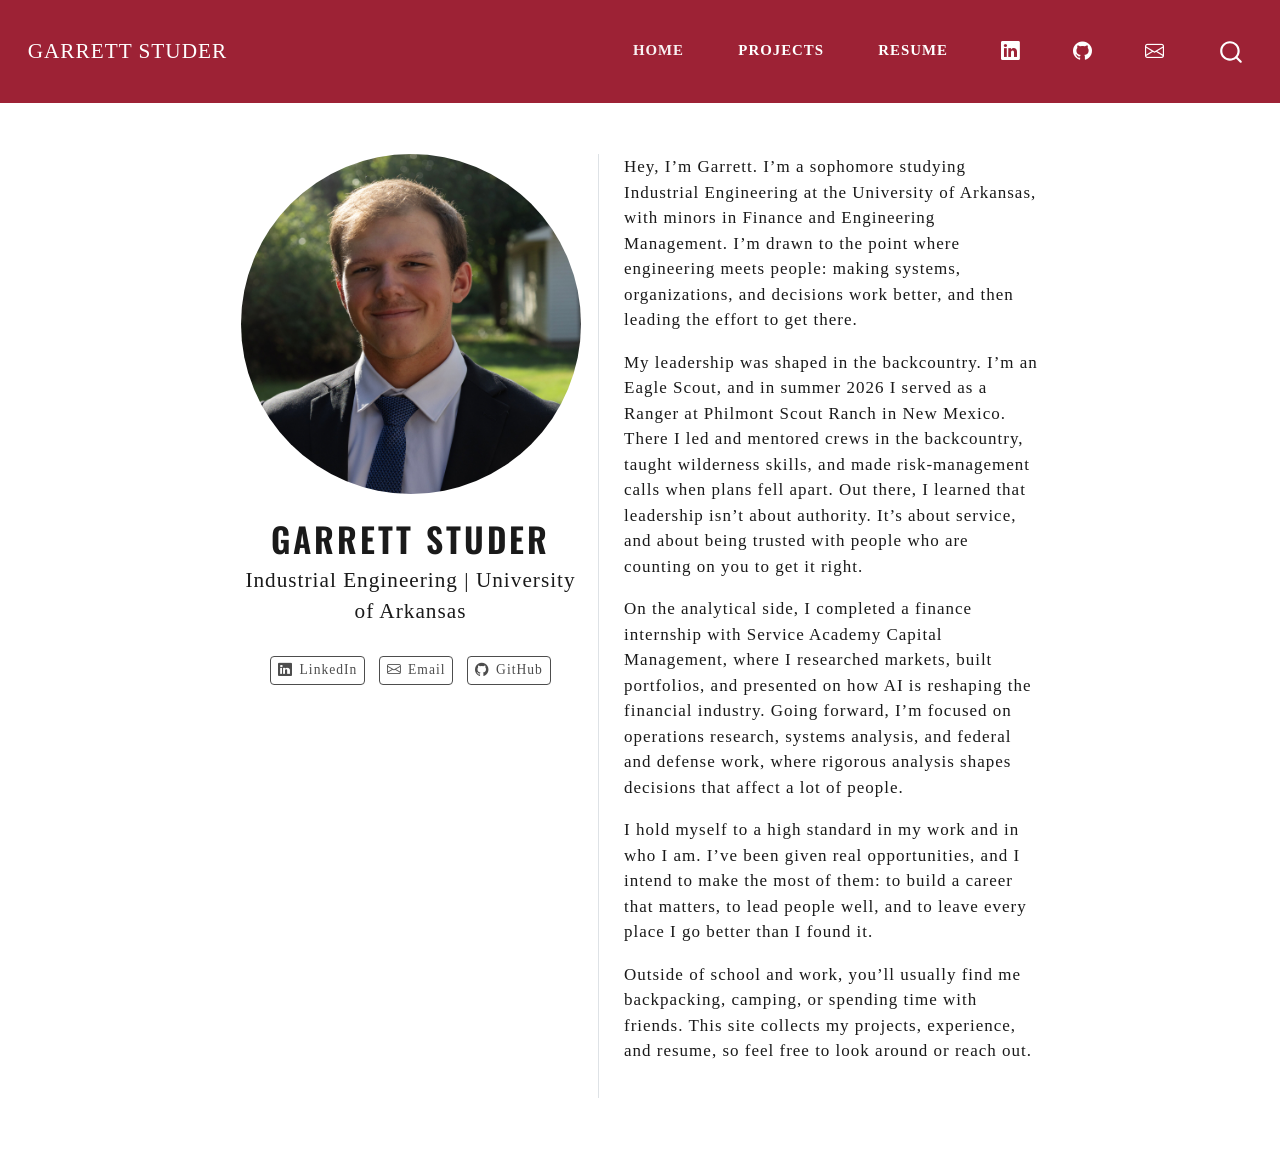
<file: docs/index.html>
<!DOCTYPE html>
<html xmlns="http://www.w3.org/1999/xhtml" lang="en" xml:lang="en"><head>

<meta charset="utf-8">
<meta name="generator" content="quarto-1.10.18">

<meta name="viewport" content="width=device-width, initial-scale=1.0, user-scalable=yes">


<title>Garrett Studer</title>
<style>
/* Default styles provided by pandoc.
** See https://pandoc.org/MANUAL.html#variables-for-html for config info.
*/
span.smallcaps{font-variant: small-caps;}
div.columns{display: flex; gap: 1.5em;}
div.column{flex: auto;}
@media screen {
div.columns{gap: min(4vw, 1.5em);}
div.column{overflow-x: auto;}
}
div.hanging-indent{margin-left: 1.5em; text-indent: -1.5em;}
ul.task-list{list-style: none;}
ul.task-list li input[type="checkbox"] {
  width: 0.8em;
  margin: 0 0.8em 0.2em -1em; /* quarto-specific, see https://github.com/quarto-dev/quarto-cli/issues/4556 */ 
  vertical-align: middle;
}
</style>


<script src="site_libs/quarto-nav/quarto-nav.js"></script>
<script src="site_libs/quarto-nav/headroom.min.js"></script>
<script src="site_libs/clipboard/clipboard.min.js"></script>
<script src="site_libs/quarto-search/autocomplete.umd.js"></script>
<script src="site_libs/quarto-search/fuse.min.js"></script>
<script src="site_libs/quarto-search/quarto-search.js"></script>
<meta name="quarto:offset" content="./">
<script src="site_libs/quarto-html/quarto.js" type="module"></script>
<script src="site_libs/quarto-html/tabsets/tabsets.js" type="module"></script>
<script src="site_libs/quarto-html/popper.min.js"></script>
<script src="site_libs/quarto-html/tippy.umd.min.js"></script>
<link href="site_libs/quarto-html/tippy.css" rel="stylesheet">
<link href="site_libs/quarto-html/quarto-syntax-highlighting-64a204ab8560d761af7679ceaba22944.css" rel="stylesheet" class="quarto-color-scheme" id="quarto-text-highlighting-styles">
<link href="site_libs/quarto-html/quarto-syntax-highlighting-dark-b85bc7c33db8c58e0ec93c3465666fed.css" rel="stylesheet" class="quarto-color-scheme quarto-color-alternate" id="quarto-text-highlighting-styles">
<link href="site_libs/quarto-html/quarto-syntax-highlighting-64a204ab8560d761af7679ceaba22944.css" rel="stylesheet" class="quarto-color-scheme-extra" id="quarto-text-highlighting-styles">
<script src="site_libs/bootstrap/bootstrap.min.js"></script>
<link href="site_libs/bootstrap/bootstrap-icons.css" rel="stylesheet">
<link href="site_libs/bootstrap/bootstrap-07534fedcfb3e2d9efae4202f3637357.min.css" rel="stylesheet" append-hash="true" class="quarto-color-scheme" id="quarto-bootstrap" data-mode="light">
<link href="site_libs/bootstrap/bootstrap-dark-39e1ef271254e2247fa68ea9c5e162cf.min.css" rel="stylesheet" append-hash="true" class="quarto-color-scheme quarto-color-alternate" id="quarto-bootstrap" data-mode="light">
<link href="site_libs/bootstrap/bootstrap-07534fedcfb3e2d9efae4202f3637357.min.css" rel="stylesheet" append-hash="true" class="quarto-color-scheme-extra" id="quarto-bootstrap" data-mode="light">
<script id="quarto-search-options" type="application/json">{
  "location": "navbar",
  "copy-button": false,
  "collapse-after": 3,
  "panel-placement": "end",
  "type": "overlay",
  "limit": 50,
  "keyboard-shortcut": [
    "f",
    "/",
    "s"
  ],
  "show-item-context": false,
  "language": {
    "search-no-results-text": "No results",
    "search-matching-documents-text": "matching documents",
    "search-copy-link-title": "Copy link to search",
    "search-hide-matches-text": "Hide additional matches",
    "search-more-match-text": "more match in this document",
    "search-more-matches-text": "more matches in this document",
    "search-clear-button-title": "Clear",
    "search-text-placeholder": "",
    "search-detached-cancel-button-title": "Cancel",
    "search-submit-button-title": "Submit",
    "search-label": "Search"
  }
}</script>


<link rel="stylesheet" href="styles.css">
</head>

<body class="nav-fixed fullcontent quarto-light">

<div id="quarto-search-results"></div>
  <header id="quarto-header" class="headroom fixed-top">
    <nav class="navbar navbar-expand-lg " data-bs-theme="dark">
      <div class="navbar-container container-fluid">
      <div class="navbar-brand-container mx-auto">
    <a class="navbar-brand" href="./index.html">
    <span class="navbar-title">Garrett Studer</span>
    </a>
  </div>
            <div id="quarto-search" class="" title="Search"></div>
          <button class="navbar-toggler" type="button" data-bs-toggle="collapse" data-bs-target="#navbarCollapse" aria-controls="navbarCollapse" role="menu" aria-expanded="false" aria-label="Toggle navigation" onclick="if (window.quartoToggleHeadroom) { window.quartoToggleHeadroom(); }">
  <span class="navbar-toggler-icon"></span>
</button>
          <div class="collapse navbar-collapse" id="navbarCollapse">
            <ul class="navbar-nav navbar-nav-scroll ms-auto">
  <li class="nav-item">
    <a class="nav-link active" href="./index.html" aria-current="page"> 
<span class="menu-text">Home</span></a>
  </li>  
  <li class="nav-item">
    <a class="nav-link" href="./projects.html"> 
<span class="menu-text">Projects</span></a>
  </li>  
  <li class="nav-item">
    <a class="nav-link" href="./resume.html"> 
<span class="menu-text">Resume</span></a>
  </li>  
  <li class="nav-item compact">
    <a class="nav-link" href="https://linkedin.com/in/garrettstuder"> <i class="bi bi-linkedin" role="img">
</i> 
<span class="menu-text"></span></a>
  </li>  
  <li class="nav-item compact">
    <a class="nav-link" href="https://github.com/gstuder621/"> <i class="bi bi-github" role="img">
</i> 
<span class="menu-text"></span></a>
  </li>  
  <li class="nav-item compact">
    <a class="nav-link" href="mailto:gstuder@uark.edu"> <i class="bi bi-envelope" role="img">
</i> 
<span class="menu-text"></span></a>
  </li>  
</ul>
          </div> <!-- /navcollapse -->
            <div class="quarto-navbar-tools">
</div>
      </div> <!-- /container-fluid -->
    </nav>
</header>
<!-- content -->
<div id="quarto-content" class="quarto-container page-columns page-rows-contents page-layout-article page-navbar">
<!-- sidebar -->
<!-- margin-sidebar -->
    
<!-- main -->
<div class="quarto-about-trestles">
  <div class="about-entity">
    <img src="Revised_Headshot.jpg" class="about-image
  round " style="height: 20em; width: 20em;">
<header id="title-block-header" class="quarto-title-block default">
<div class="quarto-title">
<h1 class="title">Garrett Studer</h1>
<p class="subtitle lead">Industrial Engineering | University of Arkansas</p>
</div>
<div class="quarto-title-meta">
  </div>
</header>
    <div class="about-links">
  <a href="https://linkedin.com/in/garrettstuder" class="about-link" rel="" target="">
    <i class="bi bi-linkedin"></i>
     <span class="about-link-text">LinkedIn</span>
  </a>
  <a href="mailto:grstu625@gmail.com" class="about-link" rel="" target="">
    <i class="bi bi-envelope"></i>
     <span class="about-link-text">Email</span>
  </a>
  <a href="https://github.com/gstuder621" class="about-link" rel="" target="">
    <i class="bi bi-github"></i>
     <span class="about-link-text">GitHub</span>
  </a>
</div>
  </div>
  <div class="about-contents"><main class="content" id="quarto-document-content">
<p>Hey, I’m Garrett. I’m a sophomore studying Industrial Engineering at the University of Arkansas, with minors in Finance and Engineering Management. I’m drawn to the point where engineering meets people: making systems, organizations, and decisions work better, and then leading the effort to get there.</p>
<p>My leadership was shaped in the backcountry. I’m an Eagle Scout, and in summer 2026 I served as a Ranger at Philmont Scout Ranch in New Mexico. There I led and mentored crews in the backcountry, taught wilderness skills, and made risk-management calls when plans fell apart. Out there, I learned that leadership isn’t about authority. It’s about service, and about being trusted with people who are counting on you to get it right.</p>
<p>On the analytical side, I completed a finance internship with Service Academy Capital Management, where I researched markets, built portfolios, and presented on how AI is reshaping the financial industry. Going forward, I’m focused on operations research, systems analysis, and federal and defense work, where rigorous analysis shapes decisions that affect a lot of people.</p>
<p>I hold myself to a high standard in my work and in who I am. I’ve been given real opportunities, and I intend to make the most of them: to build a career that matters, to lead people well, and to leave every place I go better than I found it.</p>
<p>Outside of school and work, you’ll usually find me backpacking, camping, or spending time with friends. This site collects my projects, experience, and resume, so feel free to look around or reach out.</p>


</main></div>
</div>
 <!-- /main -->
<script id="quarto-html-after-body" type="application/javascript">
  window.document.addEventListener("DOMContentLoaded", function (event) {
    const isCodeAnnotation = (el) => {
      for (const clz of el.classList) {
        if (clz.startsWith('code-annotation-')) {                     
          return true;
        }
      }
      return false;
    }
    const onCopySuccess = function(e) {
      // button target
      const button = e.trigger;
      // don't keep focus
      button.blur();
      // flash "checked"
      button.classList.add('code-copy-button-checked');
      var currentTitle = button.getAttribute("title");
      button.setAttribute("title", "Copied!");
      let tooltip;
      if (window.bootstrap) {
        button.setAttribute("data-bs-toggle", "tooltip");
        button.setAttribute("data-bs-placement", "left");
        button.setAttribute("data-bs-title", "Copied!");
        tooltip = new bootstrap.Tooltip(button, 
          { trigger: "manual", 
            customClass: "code-copy-button-tooltip",
            offset: [0, -8]});
        tooltip.show();    
      }
      setTimeout(function() {
        if (tooltip) {
          tooltip.hide();
          button.removeAttribute("data-bs-title");
          button.removeAttribute("data-bs-toggle");
          button.removeAttribute("data-bs-placement");
        }
        button.setAttribute("title", currentTitle);
        button.classList.remove('code-copy-button-checked');
      }, 1000);
      // clear code selection
      e.clearSelection();
    }
    const getTextToCopy = function(trigger) {
      const outerScaffold = trigger.parentElement.cloneNode(true);
      const codeEl = outerScaffold.querySelector('code');
      for (const childEl of codeEl.children) {
        if (isCodeAnnotation(childEl)) {
          childEl.remove();
        }
      }
      return codeEl.innerText;
    }
    const clipboard = new window.ClipboardJS('.code-copy-button:not([data-in-quarto-modal])', {
      text: getTextToCopy
    });
    clipboard.on('success', onCopySuccess);
    if (window.document.getElementById('quarto-embedded-source-code-modal')) {
      const clipboardModal = new window.ClipboardJS('.code-copy-button[data-in-quarto-modal]', {
        text: getTextToCopy,
        container: window.document.getElementById('quarto-embedded-source-code-modal')
      });
      clipboardModal.on('success', onCopySuccess);
    }
      var localhostRegex = new RegExp(/^(?:http|https):\/\/localhost\:?[0-9]*\//);
      var mailtoRegex = new RegExp(/^mailto:/);
        var filterRegex = new RegExp('/' + window.location.host + '/');
      var isInternal = (href) => {
          return filterRegex.test(href) || localhostRegex.test(href) || mailtoRegex.test(href);
      }
      // Inspect non-navigation links and adorn them if external
     var links = window.document.querySelectorAll('a[href]:not(.nav-link):not(.navbar-brand):not(.toc-action):not(.sidebar-link):not(.sidebar-item-toggle):not(.pagination-link):not(.no-external):not([aria-hidden]):not(.dropdown-item):not(.quarto-navigation-tool):not(.about-link)');
      for (var i=0; i<links.length; i++) {
        const link = links[i];
        if (!isInternal(link.href)) {
          // undo the damage that might have been done by quarto-nav.js in the case of
          // links that we want to consider external
          if (link.dataset.originalHref !== undefined) {
            link.href = link.dataset.originalHref;
          }
        }
      }
    function tippyHover(el, contentFn, onTriggerFn, onUntriggerFn) {
      const config = {
        allowHTML: true,
        maxWidth: 500,
        delay: 100,
        arrow: false,
        appendTo: function(el) {
            return el.parentElement;
        },
        interactive: true,
        interactiveBorder: 10,
        theme: 'quarto',
        placement: 'bottom-start',
      };
      if (contentFn) {
        config.content = contentFn;
      }
      if (onTriggerFn) {
        config.onTrigger = onTriggerFn;
      }
      if (onUntriggerFn) {
        config.onUntrigger = onUntriggerFn;
      }
      window.tippy(el, config); 
    }
    const noterefs = window.document.querySelectorAll('a[role="doc-noteref"]');
    for (var i=0; i<noterefs.length; i++) {
      const ref = noterefs[i];
      tippyHover(ref, function() {
        // use id or data attribute instead here
        let href = ref.getAttribute('data-footnote-href') || ref.getAttribute('href');
        try { href = new URL(href).hash; } catch {}
        const id = href.replace(/^#\/?/, "");
        const note = window.document.getElementById(id);
        if (note) {
          return note.innerHTML;
        } else {
          return "";
        }
      });
    }
    const xrefs = window.document.querySelectorAll('a.quarto-xref');
    const processXRef = (id, note) => {
      // Strip column container classes
      const stripColumnClz = (el) => {
        el.classList.remove("page-full", "page-columns");
        if (el.children) {
          for (const child of el.children) {
            stripColumnClz(child);
          }
        }
      }
      stripColumnClz(note)
      if (id === null || id.startsWith('sec-')) {
        // Special case sections, only their first couple elements
        const container = document.createElement("div");
        if (note.children && note.children.length > 2) {
          container.appendChild(note.children[0].cloneNode(true));
          for (let i = 1; i < note.children.length; i++) {
            const child = note.children[i];
            if (child.tagName === "P" && child.innerText === "") {
              continue;
            } else {
              container.appendChild(child.cloneNode(true));
              break;
            }
          }
          if (window.Quarto?.typesetMath) {
            window.Quarto.typesetMath(container);
          }
          return container.innerHTML
        } else {
          if (window.Quarto?.typesetMath) {
            window.Quarto.typesetMath(note);
          }
          return note.innerHTML;
        }
      } else {
        // Remove any anchor links if they are present
        const anchorLink = note.querySelector('a.anchorjs-link');
        if (anchorLink) {
          anchorLink.remove();
        }
        if (window.Quarto?.typesetMath) {
          window.Quarto.typesetMath(note);
        }
        if (note.classList.contains("callout")) {
          return note.outerHTML;
        } else {
          return note.innerHTML;
        }
      }
    }
    for (var i=0; i<xrefs.length; i++) {
      const xref = xrefs[i];
      tippyHover(xref, undefined, function(instance) {
        instance.disable();
        let url = xref.getAttribute('href');
        let hash = undefined; 
        if (url.startsWith('#')) {
          hash = url;
        } else {
          try { hash = new URL(url).hash; } catch {}
        }
        if (hash) {
          const id = hash.replace(/^#\/?/, "");
          const note = window.document.getElementById(id);
          if (note !== null) {
            try {
              const html = processXRef(id, note.cloneNode(true));
              instance.setContent(html);
            } finally {
              instance.enable();
              instance.show();
            }
          } else {
            // See if we can fetch this
            fetch(url.split('#')[0])
            .then(res => res.text())
            .then(html => {
              const parser = new DOMParser();
              const htmlDoc = parser.parseFromString(html, "text/html");
              const note = htmlDoc.getElementById(id);
              if (note !== null) {
                const html = processXRef(id, note);
                instance.setContent(html);
              } 
            }).finally(() => {
              instance.enable();
              instance.show();
            });
          }
        } else {
          // See if we can fetch a full url (with no hash to target)
          // This is a special case and we should probably do some content thinning / targeting
          fetch(url)
          .then(res => res.text())
          .then(html => {
            const parser = new DOMParser();
            const htmlDoc = parser.parseFromString(html, "text/html");
            const note = htmlDoc.querySelector('main.content');
            if (note !== null) {
              // This should only happen for chapter cross references
              // (since there is no id in the URL)
              // remove the first header
              if (note.children.length > 0 && note.children[0].tagName === "HEADER") {
                note.children[0].remove();
              }
              const html = processXRef(null, note);
              instance.setContent(html);
            } 
          }).finally(() => {
            instance.enable();
            instance.show();
          });
        }
      }, function(instance) {
      });
    }
        let selectedAnnoteEl;
        const selectorForAnnotation = ( cell, annotation) => {
          let cellAttr = 'data-code-cell="' + cell + '"';
          let lineAttr = 'data-code-annotation="' +  annotation + '"';
          const selector = 'span[' + cellAttr + '][' + lineAttr + ']';
          return selector;
        }
        const selectCodeLines = (annoteEl) => {
          const doc = window.document;
          const targetCell = annoteEl.getAttribute("data-target-cell");
          const targetAnnotation = annoteEl.getAttribute("data-target-annotation");
          const annoteSpan = window.document.querySelector(selectorForAnnotation(targetCell, targetAnnotation));
          const lines = annoteSpan.getAttribute("data-code-lines").split(",");
          const lineIds = lines.map((line) => {
            return targetCell + "-" + line;
          })
          let top = null;
          let height = null;
          let parent = null;
          if (lineIds.length > 0) {
              //compute the position of the single el (top and bottom and make a div)
              const el = window.document.getElementById(lineIds[0]);
              top = el.offsetTop;
              height = el.offsetHeight;
              parent = el.parentElement.parentElement;
            if (lineIds.length > 1) {
              const lastEl = window.document.getElementById(lineIds[lineIds.length - 1]);
              const bottom = lastEl.offsetTop + lastEl.offsetHeight;
              height = bottom - top;
            }
            if (top !== null && height !== null && parent !== null) {
              // cook up a div (if necessary) and position it 
              let div = window.document.getElementById("code-annotation-line-highlight");
              if (div === null) {
                div = window.document.createElement("div");
                div.setAttribute("id", "code-annotation-line-highlight");
                div.style.position = 'absolute';
                parent.appendChild(div);
              }
              div.style.top = top - 2 + "px";
              div.style.height = height + 4 + "px";
              div.style.left = 0;
              let gutterDiv = window.document.getElementById("code-annotation-line-highlight-gutter");
              if (gutterDiv === null) {
                gutterDiv = window.document.createElement("div");
                gutterDiv.setAttribute("id", "code-annotation-line-highlight-gutter");
                gutterDiv.style.position = 'absolute';
                const codeCell = window.document.getElementById(targetCell);
                const gutter = codeCell.querySelector('.code-annotation-gutter');
                gutter.appendChild(gutterDiv);
              }
              gutterDiv.style.top = top - 2 + "px";
              gutterDiv.style.height = height + 4 + "px";
            }
            selectedAnnoteEl = annoteEl;
          }
        };
        const unselectCodeLines = () => {
          const elementsIds = ["code-annotation-line-highlight", "code-annotation-line-highlight-gutter"];
          elementsIds.forEach((elId) => {
            const div = window.document.getElementById(elId);
            if (div) {
              div.remove();
            }
          });
          selectedAnnoteEl = undefined;
        };
          // Handle positioning of the toggle
      window.addEventListener(
        "resize",
        throttle(() => {
          elRect = undefined;
          if (selectedAnnoteEl) {
            selectCodeLines(selectedAnnoteEl);
          }
        }, 10)
      );
      function throttle(fn, ms) {
      let throttle = false;
      let timer;
        return (...args) => {
          if(!throttle) { // first call gets through
              fn.apply(this, args);
              throttle = true;
          } else { // all the others get throttled
              if(timer) clearTimeout(timer); // cancel #2
              timer = setTimeout(() => {
                fn.apply(this, args);
                timer = throttle = false;
              }, ms);
          }
        };
      }
        // Attach click handler to the DT
        const annoteDls = window.document.querySelectorAll('dt[data-target-cell]');
        for (const annoteDlNode of annoteDls) {
          annoteDlNode.addEventListener('click', (event) => {
            const clickedEl = event.target;
            if (clickedEl !== selectedAnnoteEl) {
              unselectCodeLines();
              const activeEl = window.document.querySelector('dt[data-target-cell].code-annotation-active');
              if (activeEl) {
                activeEl.classList.remove('code-annotation-active');
              }
              selectCodeLines(clickedEl);
              clickedEl.classList.add('code-annotation-active');
            } else {
              // Unselect the line
              unselectCodeLines();
              clickedEl.classList.remove('code-annotation-active');
            }
          });
        }
    const findCites = (el) => {
      const parentEl = el.parentElement;
      if (parentEl) {
        const cites = parentEl.dataset.cites;
        if (cites) {
          return {
            el,
            cites: cites.split(' ')
          };
        } else {
          return findCites(el.parentElement)
        }
      } else {
        return undefined;
      }
    };
    var bibliorefs = window.document.querySelectorAll('a[role="doc-biblioref"]');
    for (var i=0; i<bibliorefs.length; i++) {
      const ref = bibliorefs[i];
      const citeInfo = findCites(ref);
      if (citeInfo) {
        tippyHover(citeInfo.el, function() {
          var popup = window.document.createElement('div');
          citeInfo.cites.forEach(function(cite) {
            var citeDiv = window.document.createElement('div');
            citeDiv.classList.add('hanging-indent');
            citeDiv.classList.add('csl-entry');
            var biblioDiv = window.document.getElementById('ref-' + cite);
            if (biblioDiv) {
              citeDiv.innerHTML = biblioDiv.innerHTML;
            }
            popup.appendChild(citeDiv);
          });
          return popup.innerHTML;
        });
      }
    }
  });
  </script>
</div> <!-- /content -->




</body></html>
</file>
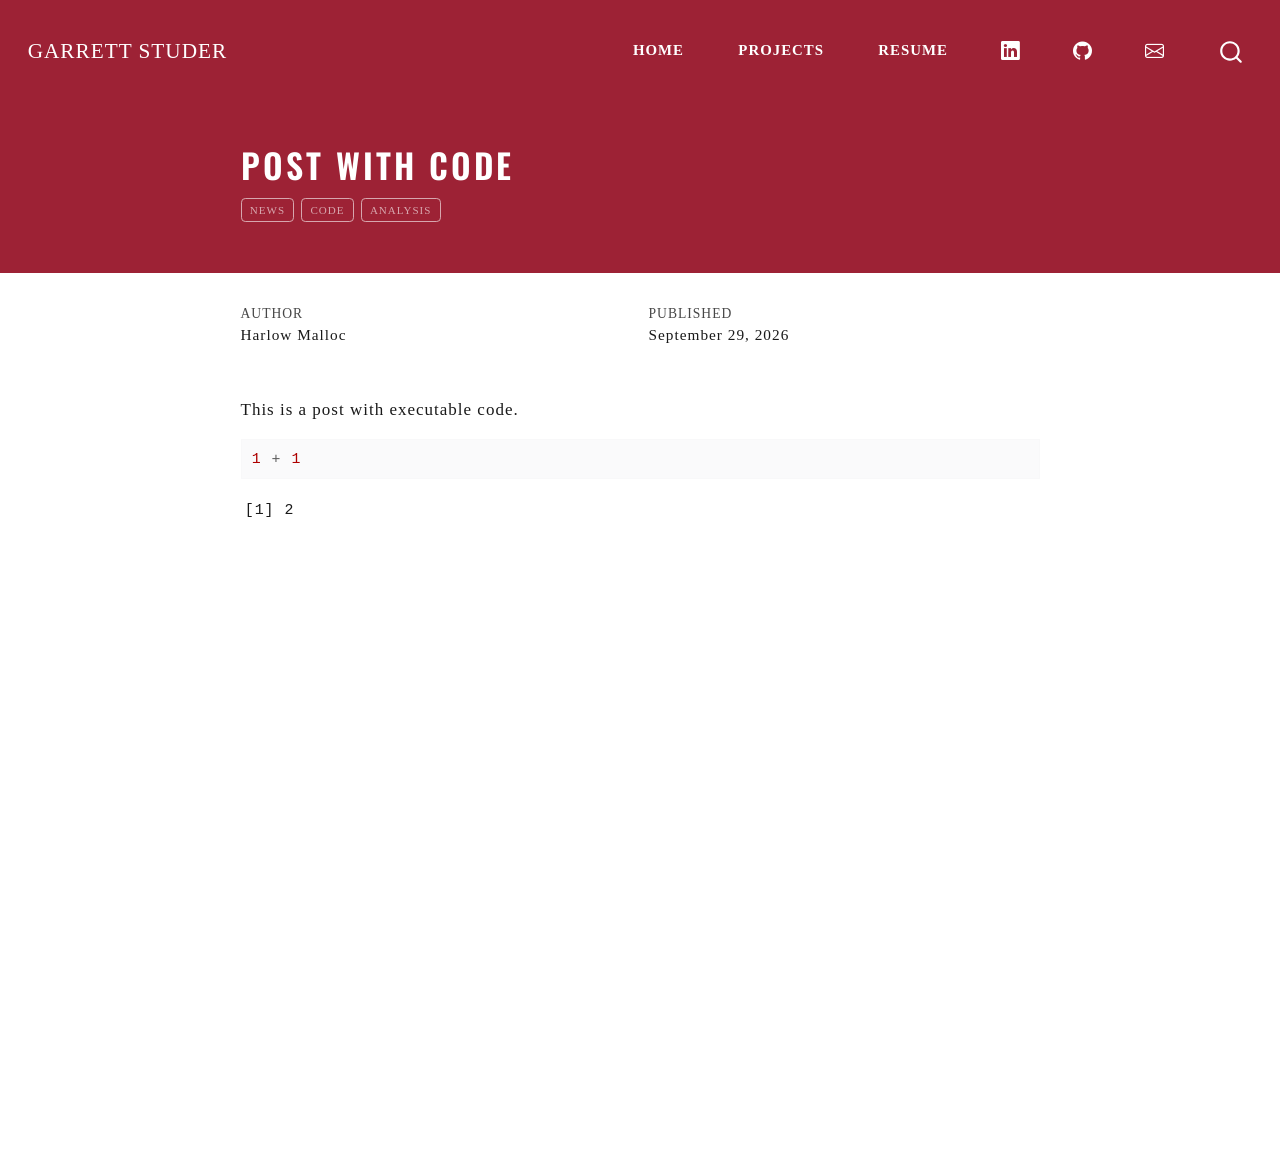
<file: docs/posts/post-with-code/index.html>
<!DOCTYPE html>
<html xmlns="http://www.w3.org/1999/xhtml" lang="en" xml:lang="en"><head>

<meta charset="utf-8">
<meta name="generator" content="quarto-1.10.18">

<meta name="viewport" content="width=device-width, initial-scale=1.0, user-scalable=yes">

<meta name="author" content="Harlow Malloc">
<meta name="dcterms.date" content="2026-09-29">

<title>Post With Code – Garrett Studer</title>
<style>
/* Default styles provided by pandoc.
** See https://pandoc.org/MANUAL.html#variables-for-html for config info.
*/
span.smallcaps{font-variant: small-caps;}
div.columns{display: flex; gap: 1.5em;}
div.column{flex: auto;}
@media screen {
div.columns{gap: min(4vw, 1.5em);}
div.column{overflow-x: auto;}
}
div.hanging-indent{margin-left: 1.5em; text-indent: -1.5em;}
ul.task-list{list-style: none;}
ul.task-list li input[type="checkbox"] {
  width: 0.8em;
  margin: 0 0.8em 0.2em -1em; /* quarto-specific, see https://github.com/quarto-dev/quarto-cli/issues/4556 */ 
  vertical-align: middle;
}
/* CSS for syntax highlighting */
html { -webkit-text-size-adjust: 100%; }
pre > code.sourceCode { white-space: pre; position: relative; }
pre > code.sourceCode > span { display: inline-block; line-height: 1.25; }
pre > code.sourceCode > span:empty { height: 1.2em; }
.sourceCode { overflow: visible; }
code.sourceCode > span { color: inherit; text-decoration: inherit; }
div.sourceCode { margin: 1em 0; }
pre.sourceCode { margin: 0; }
@media screen {
div.sourceCode { overflow: auto; }
}
@media print {
pre > code.sourceCode { white-space: pre-wrap; }
pre > code.sourceCode > span { text-indent: -5em; padding-left: 5em; }
}
pre.numberSource code
  { counter-reset: source-line 0; }
pre.numberSource code > span
  { position: relative; left: -4em; counter-increment: source-line; }
pre.numberSource code > span > a:first-child::before
  { content: counter(source-line);
    position: relative; left: -1em; text-align: right; vertical-align: baseline;
    border: none; display: inline-block;
    -webkit-touch-callout: none; -webkit-user-select: none;
    -khtml-user-select: none; -moz-user-select: none;
    -ms-user-select: none; user-select: none;
    padding: 0 4px; width: 4em;
  }
pre.numberSource { margin-left: 3em;  padding-left: 4px; }
div.sourceCode
  {   }
@media screen {
pre > code.sourceCode > span > a:first-child::before { text-decoration: underline; }
}
</style>


<script src="../../site_libs/quarto-nav/quarto-nav.js"></script>
<script src="../../site_libs/quarto-nav/headroom.min.js"></script>
<script src="../../site_libs/clipboard/clipboard.min.js"></script>
<script src="../../site_libs/quarto-search/autocomplete.umd.js"></script>
<script src="../../site_libs/quarto-search/fuse.min.js"></script>
<script src="../../site_libs/quarto-search/quarto-search.js"></script>
<meta name="quarto:offset" content="../../">
<script src="../../site_libs/quarto-html/quarto.js" type="module"></script>
<script src="../../site_libs/quarto-html/tabsets/tabsets.js" type="module"></script>
<script src="../../site_libs/quarto-html/popper.min.js"></script>
<script src="../../site_libs/quarto-html/tippy.umd.min.js"></script>
<script src="../../site_libs/quarto-html/anchor.min.js"></script>
<link href="../../site_libs/quarto-html/tippy.css" rel="stylesheet">
<link href="../../site_libs/quarto-html/quarto-syntax-highlighting-64a204ab8560d761af7679ceaba22944.css" rel="stylesheet" class="quarto-color-scheme" id="quarto-text-highlighting-styles">
<link href="../../site_libs/quarto-html/quarto-syntax-highlighting-dark-b85bc7c33db8c58e0ec93c3465666fed.css" rel="stylesheet" class="quarto-color-scheme quarto-color-alternate" id="quarto-text-highlighting-styles">
<link href="../../site_libs/quarto-html/quarto-syntax-highlighting-64a204ab8560d761af7679ceaba22944.css" rel="stylesheet" class="quarto-color-scheme-extra" id="quarto-text-highlighting-styles">
<script src="../../site_libs/bootstrap/bootstrap.min.js"></script>
<link href="../../site_libs/bootstrap/bootstrap-icons.css" rel="stylesheet">
<link href="../../site_libs/bootstrap/bootstrap-07534fedcfb3e2d9efae4202f3637357.min.css" rel="stylesheet" append-hash="true" class="quarto-color-scheme" id="quarto-bootstrap" data-mode="light">
<link href="../../site_libs/bootstrap/bootstrap-dark-39e1ef271254e2247fa68ea9c5e162cf.min.css" rel="stylesheet" append-hash="true" class="quarto-color-scheme quarto-color-alternate" id="quarto-bootstrap" data-mode="light">
<link href="../../site_libs/bootstrap/bootstrap-07534fedcfb3e2d9efae4202f3637357.min.css" rel="stylesheet" append-hash="true" class="quarto-color-scheme-extra" id="quarto-bootstrap" data-mode="light">
<script id="quarto-search-options" type="application/json">{
  "location": "navbar",
  "copy-button": false,
  "collapse-after": 3,
  "panel-placement": "end",
  "type": "overlay",
  "limit": 50,
  "keyboard-shortcut": [
    "f",
    "/",
    "s"
  ],
  "show-item-context": false,
  "language": {
    "search-no-results-text": "No results",
    "search-matching-documents-text": "matching documents",
    "search-copy-link-title": "Copy link to search",
    "search-hide-matches-text": "Hide additional matches",
    "search-more-match-text": "more match in this document",
    "search-more-matches-text": "more matches in this document",
    "search-clear-button-title": "Clear",
    "search-text-placeholder": "",
    "search-detached-cancel-button-title": "Cancel",
    "search-submit-button-title": "Submit",
    "search-label": "Search"
  }
}</script>


<link rel="stylesheet" href="../../styles.css">
</head>

<body class="nav-fixed fullcontent quarto-light">

<div id="quarto-search-results"></div>
  <header id="quarto-header" class="headroom fixed-top quarto-banner">
    <nav class="navbar navbar-expand-lg " data-bs-theme="dark">
      <div class="navbar-container container-fluid">
      <div class="navbar-brand-container mx-auto">
    <a class="navbar-brand" href="../../index.html">
    <span class="navbar-title">Garrett Studer</span>
    </a>
  </div>
            <div id="quarto-search" class="" title="Search"></div>
          <button class="navbar-toggler" type="button" data-bs-toggle="collapse" data-bs-target="#navbarCollapse" aria-controls="navbarCollapse" role="menu" aria-expanded="false" aria-label="Toggle navigation" onclick="if (window.quartoToggleHeadroom) { window.quartoToggleHeadroom(); }">
  <span class="navbar-toggler-icon"></span>
</button>
          <div class="collapse navbar-collapse" id="navbarCollapse">
            <ul class="navbar-nav navbar-nav-scroll ms-auto">
  <li class="nav-item">
    <a class="nav-link" href="../../index.html"> 
<span class="menu-text">Home</span></a>
  </li>  
  <li class="nav-item">
    <a class="nav-link" href="../../projects.html"> 
<span class="menu-text">Projects</span></a>
  </li>  
  <li class="nav-item">
    <a class="nav-link" href="../../resume.html"> 
<span class="menu-text">Resume</span></a>
  </li>  
  <li class="nav-item compact">
    <a class="nav-link" href="https://linkedin.com/in/garrettstuder"> <i class="bi bi-linkedin" role="img">
</i> 
<span class="menu-text"></span></a>
  </li>  
  <li class="nav-item compact">
    <a class="nav-link" href="https://github.com/gstuder621/"> <i class="bi bi-github" role="img">
</i> 
<span class="menu-text"></span></a>
  </li>  
  <li class="nav-item compact">
    <a class="nav-link" href="mailto:gstuder@uark.edu"> <i class="bi bi-envelope" role="img">
</i> 
<span class="menu-text"></span></a>
  </li>  
</ul>
          </div> <!-- /navcollapse -->
            <div class="quarto-navbar-tools">
</div>
      </div> <!-- /container-fluid -->
    </nav>
</header>
<!-- content -->
<header id="title-block-header" class="quarto-title-block default page-columns page-full">
  <div class="quarto-title-banner page-columns page-full">
    <div class="quarto-title column-body">
      <h1 class="title">Post With Code</h1>
                                <div class="quarto-categories">
                <div class="quarto-category">news</div>
                <div class="quarto-category">code</div>
                <div class="quarto-category">analysis</div>
              </div>
                  </div>
  </div>
    
  
  <div class="quarto-title-meta">

      <div>
      <div class="quarto-title-meta-heading">Author</div>
      <div class="quarto-title-meta-contents">
               <p>Harlow Malloc </p>
            </div>
    </div>
      
      <div>
      <div class="quarto-title-meta-heading">Published</div>
      <div class="quarto-title-meta-contents">
        <p class="date">September 29, 2026</p>
      </div>
    </div>
    
      
    </div>
    
  
  </header><div id="quarto-content" class="quarto-container page-columns page-rows-contents page-layout-article page-navbar">
<!-- sidebar -->
<!-- margin-sidebar -->
    
<!-- main -->
<main class="content quarto-banner-title-block" id="quarto-document-content">





<p>This is a post with executable code.</p>
<div class="cell">
<div class="code-copy-outer-scaffold"><div class="sourceCode cell-code" id="cb1"><pre class="sourceCode r code-with-copy"><code class="sourceCode r"><span id="cb1-1"><a href="#cb1-1" aria-hidden="true" tabindex="-1"></a><span class="dv">1</span> <span class="sc">+</span> <span class="dv">1</span></span></code></pre></div><button title="Copy to Clipboard" class="code-copy-button"><i class="bi"></i></button></div>
<div class="cell-output cell-output-stdout">
<pre><code>[1] 2</code></pre>
</div>
</div>



</main> <!-- /main -->
<script id="quarto-html-after-body" type="application/javascript">
  window.document.addEventListener("DOMContentLoaded", function (event) {
    const icon = "";
    const anchorJS = new window.AnchorJS();
    anchorJS.options = {
      placement: 'right',
      icon: icon
    };
    anchorJS.add('.anchored');
    const isCodeAnnotation = (el) => {
      for (const clz of el.classList) {
        if (clz.startsWith('code-annotation-')) {                     
          return true;
        }
      }
      return false;
    }
    const onCopySuccess = function(e) {
      // button target
      const button = e.trigger;
      // don't keep focus
      button.blur();
      // flash "checked"
      button.classList.add('code-copy-button-checked');
      var currentTitle = button.getAttribute("title");
      button.setAttribute("title", "Copied!");
      let tooltip;
      if (window.bootstrap) {
        button.setAttribute("data-bs-toggle", "tooltip");
        button.setAttribute("data-bs-placement", "left");
        button.setAttribute("data-bs-title", "Copied!");
        tooltip = new bootstrap.Tooltip(button, 
          { trigger: "manual", 
            customClass: "code-copy-button-tooltip",
            offset: [0, -8]});
        tooltip.show();    
      }
      setTimeout(function() {
        if (tooltip) {
          tooltip.hide();
          button.removeAttribute("data-bs-title");
          button.removeAttribute("data-bs-toggle");
          button.removeAttribute("data-bs-placement");
        }
        button.setAttribute("title", currentTitle);
        button.classList.remove('code-copy-button-checked');
      }, 1000);
      // clear code selection
      e.clearSelection();
    }
    const getTextToCopy = function(trigger) {
      const outerScaffold = trigger.parentElement.cloneNode(true);
      const codeEl = outerScaffold.querySelector('code');
      for (const childEl of codeEl.children) {
        if (isCodeAnnotation(childEl)) {
          childEl.remove();
        }
      }
      return codeEl.innerText;
    }
    const clipboard = new window.ClipboardJS('.code-copy-button:not([data-in-quarto-modal])', {
      text: getTextToCopy
    });
    clipboard.on('success', onCopySuccess);
    if (window.document.getElementById('quarto-embedded-source-code-modal')) {
      const clipboardModal = new window.ClipboardJS('.code-copy-button[data-in-quarto-modal]', {
        text: getTextToCopy,
        container: window.document.getElementById('quarto-embedded-source-code-modal')
      });
      clipboardModal.on('success', onCopySuccess);
    }
      var localhostRegex = new RegExp(/^(?:http|https):\/\/localhost\:?[0-9]*\//);
      var mailtoRegex = new RegExp(/^mailto:/);
        var filterRegex = new RegExp('/' + window.location.host + '/');
      var isInternal = (href) => {
          return filterRegex.test(href) || localhostRegex.test(href) || mailtoRegex.test(href);
      }
      // Inspect non-navigation links and adorn them if external
     var links = window.document.querySelectorAll('a[href]:not(.nav-link):not(.navbar-brand):not(.toc-action):not(.sidebar-link):not(.sidebar-item-toggle):not(.pagination-link):not(.no-external):not([aria-hidden]):not(.dropdown-item):not(.quarto-navigation-tool):not(.about-link)');
      for (var i=0; i<links.length; i++) {
        const link = links[i];
        if (!isInternal(link.href)) {
          // undo the damage that might have been done by quarto-nav.js in the case of
          // links that we want to consider external
          if (link.dataset.originalHref !== undefined) {
            link.href = link.dataset.originalHref;
          }
        }
      }
    function tippyHover(el, contentFn, onTriggerFn, onUntriggerFn) {
      const config = {
        allowHTML: true,
        maxWidth: 500,
        delay: 100,
        arrow: false,
        appendTo: function(el) {
            return el.parentElement;
        },
        interactive: true,
        interactiveBorder: 10,
        theme: 'quarto',
        placement: 'bottom-start',
      };
      if (contentFn) {
        config.content = contentFn;
      }
      if (onTriggerFn) {
        config.onTrigger = onTriggerFn;
      }
      if (onUntriggerFn) {
        config.onUntrigger = onUntriggerFn;
      }
      window.tippy(el, config); 
    }
    const noterefs = window.document.querySelectorAll('a[role="doc-noteref"]');
    for (var i=0; i<noterefs.length; i++) {
      const ref = noterefs[i];
      tippyHover(ref, function() {
        // use id or data attribute instead here
        let href = ref.getAttribute('data-footnote-href') || ref.getAttribute('href');
        try { href = new URL(href).hash; } catch {}
        const id = href.replace(/^#\/?/, "");
        const note = window.document.getElementById(id);
        if (note) {
          return note.innerHTML;
        } else {
          return "";
        }
      });
    }
    const xrefs = window.document.querySelectorAll('a.quarto-xref');
    const processXRef = (id, note) => {
      // Strip column container classes
      const stripColumnClz = (el) => {
        el.classList.remove("page-full", "page-columns");
        if (el.children) {
          for (const child of el.children) {
            stripColumnClz(child);
          }
        }
      }
      stripColumnClz(note)
      if (id === null || id.startsWith('sec-')) {
        // Special case sections, only their first couple elements
        const container = document.createElement("div");
        if (note.children && note.children.length > 2) {
          container.appendChild(note.children[0].cloneNode(true));
          for (let i = 1; i < note.children.length; i++) {
            const child = note.children[i];
            if (child.tagName === "P" && child.innerText === "") {
              continue;
            } else {
              container.appendChild(child.cloneNode(true));
              break;
            }
          }
          if (window.Quarto?.typesetMath) {
            window.Quarto.typesetMath(container);
          }
          return container.innerHTML
        } else {
          if (window.Quarto?.typesetMath) {
            window.Quarto.typesetMath(note);
          }
          return note.innerHTML;
        }
      } else {
        // Remove any anchor links if they are present
        const anchorLink = note.querySelector('a.anchorjs-link');
        if (anchorLink) {
          anchorLink.remove();
        }
        if (window.Quarto?.typesetMath) {
          window.Quarto.typesetMath(note);
        }
        if (note.classList.contains("callout")) {
          return note.outerHTML;
        } else {
          return note.innerHTML;
        }
      }
    }
    for (var i=0; i<xrefs.length; i++) {
      const xref = xrefs[i];
      tippyHover(xref, undefined, function(instance) {
        instance.disable();
        let url = xref.getAttribute('href');
        let hash = undefined; 
        if (url.startsWith('#')) {
          hash = url;
        } else {
          try { hash = new URL(url).hash; } catch {}
        }
        if (hash) {
          const id = hash.replace(/^#\/?/, "");
          const note = window.document.getElementById(id);
          if (note !== null) {
            try {
              const html = processXRef(id, note.cloneNode(true));
              instance.setContent(html);
            } finally {
              instance.enable();
              instance.show();
            }
          } else {
            // See if we can fetch this
            fetch(url.split('#')[0])
            .then(res => res.text())
            .then(html => {
              const parser = new DOMParser();
              const htmlDoc = parser.parseFromString(html, "text/html");
              const note = htmlDoc.getElementById(id);
              if (note !== null) {
                const html = processXRef(id, note);
                instance.setContent(html);
              } 
            }).finally(() => {
              instance.enable();
              instance.show();
            });
          }
        } else {
          // See if we can fetch a full url (with no hash to target)
          // This is a special case and we should probably do some content thinning / targeting
          fetch(url)
          .then(res => res.text())
          .then(html => {
            const parser = new DOMParser();
            const htmlDoc = parser.parseFromString(html, "text/html");
            const note = htmlDoc.querySelector('main.content');
            if (note !== null) {
              // This should only happen for chapter cross references
              // (since there is no id in the URL)
              // remove the first header
              if (note.children.length > 0 && note.children[0].tagName === "HEADER") {
                note.children[0].remove();
              }
              const html = processXRef(null, note);
              instance.setContent(html);
            } 
          }).finally(() => {
            instance.enable();
            instance.show();
          });
        }
      }, function(instance) {
      });
    }
        let selectedAnnoteEl;
        const selectorForAnnotation = ( cell, annotation) => {
          let cellAttr = 'data-code-cell="' + cell + '"';
          let lineAttr = 'data-code-annotation="' +  annotation + '"';
          const selector = 'span[' + cellAttr + '][' + lineAttr + ']';
          return selector;
        }
        const selectCodeLines = (annoteEl) => {
          const doc = window.document;
          const targetCell = annoteEl.getAttribute("data-target-cell");
          const targetAnnotation = annoteEl.getAttribute("data-target-annotation");
          const annoteSpan = window.document.querySelector(selectorForAnnotation(targetCell, targetAnnotation));
          const lines = annoteSpan.getAttribute("data-code-lines").split(",");
          const lineIds = lines.map((line) => {
            return targetCell + "-" + line;
          })
          let top = null;
          let height = null;
          let parent = null;
          if (lineIds.length > 0) {
              //compute the position of the single el (top and bottom and make a div)
              const el = window.document.getElementById(lineIds[0]);
              top = el.offsetTop;
              height = el.offsetHeight;
              parent = el.parentElement.parentElement;
            if (lineIds.length > 1) {
              const lastEl = window.document.getElementById(lineIds[lineIds.length - 1]);
              const bottom = lastEl.offsetTop + lastEl.offsetHeight;
              height = bottom - top;
            }
            if (top !== null && height !== null && parent !== null) {
              // cook up a div (if necessary) and position it 
              let div = window.document.getElementById("code-annotation-line-highlight");
              if (div === null) {
                div = window.document.createElement("div");
                div.setAttribute("id", "code-annotation-line-highlight");
                div.style.position = 'absolute';
                parent.appendChild(div);
              }
              div.style.top = top - 2 + "px";
              div.style.height = height + 4 + "px";
              div.style.left = 0;
              let gutterDiv = window.document.getElementById("code-annotation-line-highlight-gutter");
              if (gutterDiv === null) {
                gutterDiv = window.document.createElement("div");
                gutterDiv.setAttribute("id", "code-annotation-line-highlight-gutter");
                gutterDiv.style.position = 'absolute';
                const codeCell = window.document.getElementById(targetCell);
                const gutter = codeCell.querySelector('.code-annotation-gutter');
                gutter.appendChild(gutterDiv);
              }
              gutterDiv.style.top = top - 2 + "px";
              gutterDiv.style.height = height + 4 + "px";
            }
            selectedAnnoteEl = annoteEl;
          }
        };
        const unselectCodeLines = () => {
          const elementsIds = ["code-annotation-line-highlight", "code-annotation-line-highlight-gutter"];
          elementsIds.forEach((elId) => {
            const div = window.document.getElementById(elId);
            if (div) {
              div.remove();
            }
          });
          selectedAnnoteEl = undefined;
        };
          // Handle positioning of the toggle
      window.addEventListener(
        "resize",
        throttle(() => {
          elRect = undefined;
          if (selectedAnnoteEl) {
            selectCodeLines(selectedAnnoteEl);
          }
        }, 10)
      );
      function throttle(fn, ms) {
      let throttle = false;
      let timer;
        return (...args) => {
          if(!throttle) { // first call gets through
              fn.apply(this, args);
              throttle = true;
          } else { // all the others get throttled
              if(timer) clearTimeout(timer); // cancel #2
              timer = setTimeout(() => {
                fn.apply(this, args);
                timer = throttle = false;
              }, ms);
          }
        };
      }
        // Attach click handler to the DT
        const annoteDls = window.document.querySelectorAll('dt[data-target-cell]');
        for (const annoteDlNode of annoteDls) {
          annoteDlNode.addEventListener('click', (event) => {
            const clickedEl = event.target;
            if (clickedEl !== selectedAnnoteEl) {
              unselectCodeLines();
              const activeEl = window.document.querySelector('dt[data-target-cell].code-annotation-active');
              if (activeEl) {
                activeEl.classList.remove('code-annotation-active');
              }
              selectCodeLines(clickedEl);
              clickedEl.classList.add('code-annotation-active');
            } else {
              // Unselect the line
              unselectCodeLines();
              clickedEl.classList.remove('code-annotation-active');
            }
          });
        }
    const findCites = (el) => {
      const parentEl = el.parentElement;
      if (parentEl) {
        const cites = parentEl.dataset.cites;
        if (cites) {
          return {
            el,
            cites: cites.split(' ')
          };
        } else {
          return findCites(el.parentElement)
        }
      } else {
        return undefined;
      }
    };
    var bibliorefs = window.document.querySelectorAll('a[role="doc-biblioref"]');
    for (var i=0; i<bibliorefs.length; i++) {
      const ref = bibliorefs[i];
      const citeInfo = findCites(ref);
      if (citeInfo) {
        tippyHover(citeInfo.el, function() {
          var popup = window.document.createElement('div');
          citeInfo.cites.forEach(function(cite) {
            var citeDiv = window.document.createElement('div');
            citeDiv.classList.add('hanging-indent');
            citeDiv.classList.add('csl-entry');
            var biblioDiv = window.document.getElementById('ref-' + cite);
            if (biblioDiv) {
              citeDiv.innerHTML = biblioDiv.innerHTML;
            }
            popup.appendChild(citeDiv);
          });
          return popup.innerHTML;
        });
      }
    }
  });
  </script>
</div> <!-- /content -->




</body></html>
</file>
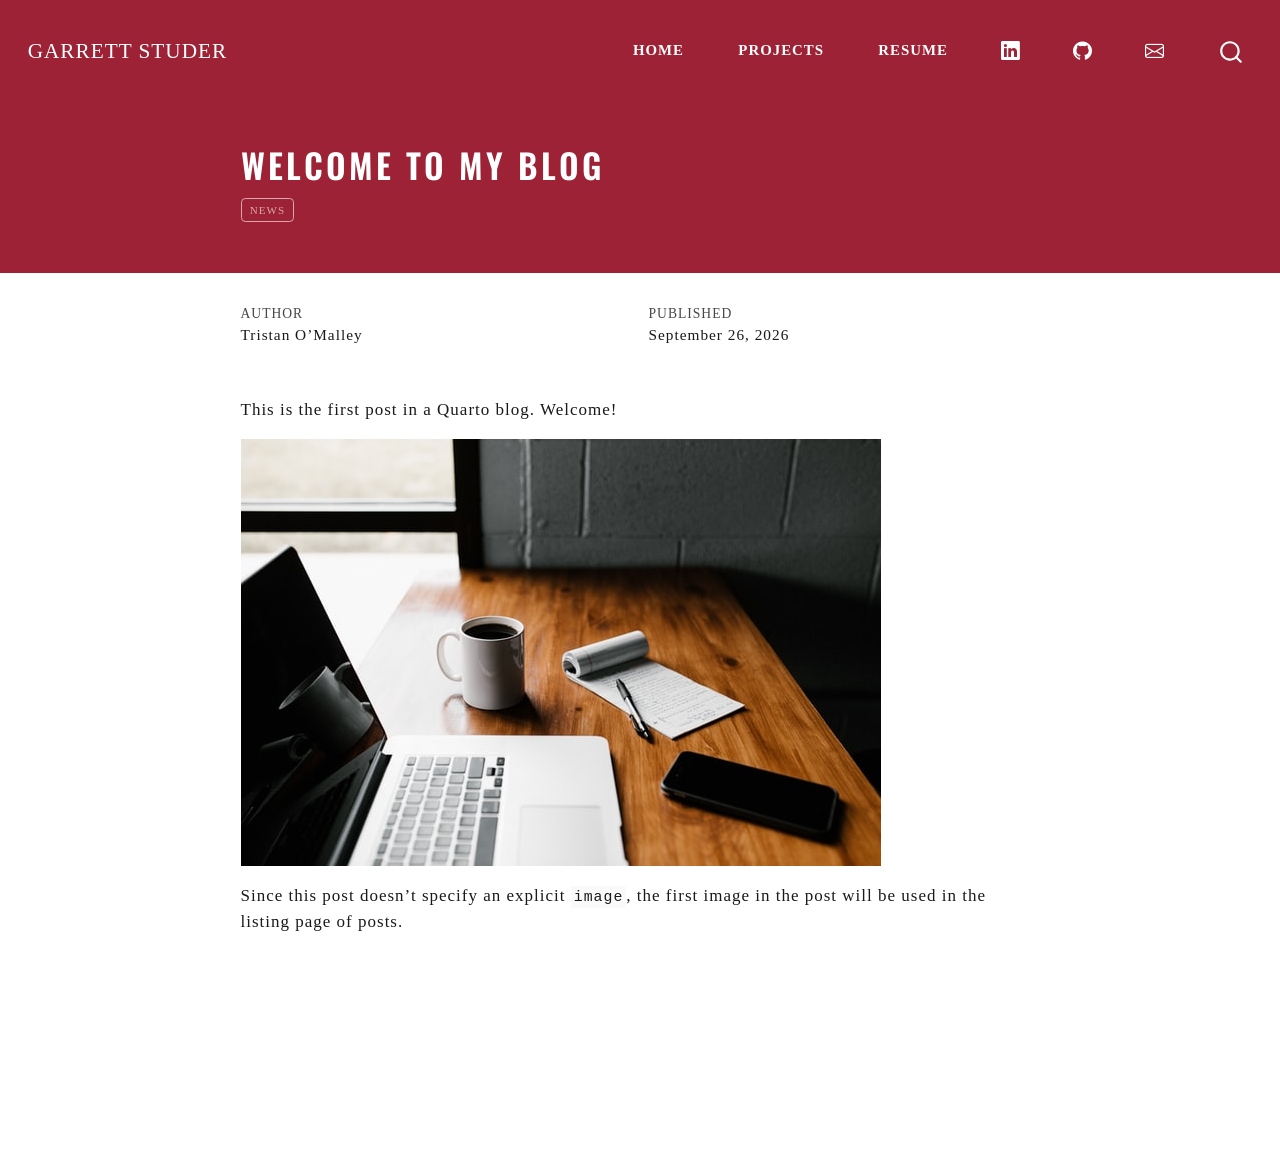
<file: docs/posts/welcome/index.html>
<!DOCTYPE html>
<html xmlns="http://www.w3.org/1999/xhtml" lang="en" xml:lang="en"><head>

<meta charset="utf-8">
<meta name="generator" content="quarto-1.10.18">

<meta name="viewport" content="width=device-width, initial-scale=1.0, user-scalable=yes">

<meta name="author" content="Tristan O’Malley">
<meta name="dcterms.date" content="2026-09-26">

<title>Welcome To My Blog – Garrett Studer</title>
<style>
/* Default styles provided by pandoc.
** See https://pandoc.org/MANUAL.html#variables-for-html for config info.
*/
span.smallcaps{font-variant: small-caps;}
div.columns{display: flex; gap: 1.5em;}
div.column{flex: auto;}
@media screen {
div.columns{gap: min(4vw, 1.5em);}
div.column{overflow-x: auto;}
}
div.hanging-indent{margin-left: 1.5em; text-indent: -1.5em;}
ul.task-list{list-style: none;}
ul.task-list li input[type="checkbox"] {
  width: 0.8em;
  margin: 0 0.8em 0.2em -1em; /* quarto-specific, see https://github.com/quarto-dev/quarto-cli/issues/4556 */ 
  vertical-align: middle;
}
</style>


<script src="../../site_libs/quarto-nav/quarto-nav.js"></script>
<script src="../../site_libs/quarto-nav/headroom.min.js"></script>
<script src="../../site_libs/clipboard/clipboard.min.js"></script>
<script src="../../site_libs/quarto-search/autocomplete.umd.js"></script>
<script src="../../site_libs/quarto-search/fuse.min.js"></script>
<script src="../../site_libs/quarto-search/quarto-search.js"></script>
<meta name="quarto:offset" content="../../">
<script src="../../site_libs/quarto-html/quarto.js" type="module"></script>
<script src="../../site_libs/quarto-html/tabsets/tabsets.js" type="module"></script>
<script src="../../site_libs/quarto-html/popper.min.js"></script>
<script src="../../site_libs/quarto-html/tippy.umd.min.js"></script>
<script src="../../site_libs/quarto-html/anchor.min.js"></script>
<link href="../../site_libs/quarto-html/tippy.css" rel="stylesheet">
<link href="../../site_libs/quarto-html/quarto-syntax-highlighting-64a204ab8560d761af7679ceaba22944.css" rel="stylesheet" class="quarto-color-scheme" id="quarto-text-highlighting-styles">
<link href="../../site_libs/quarto-html/quarto-syntax-highlighting-dark-b85bc7c33db8c58e0ec93c3465666fed.css" rel="stylesheet" class="quarto-color-scheme quarto-color-alternate" id="quarto-text-highlighting-styles">
<link href="../../site_libs/quarto-html/quarto-syntax-highlighting-64a204ab8560d761af7679ceaba22944.css" rel="stylesheet" class="quarto-color-scheme-extra" id="quarto-text-highlighting-styles">
<script src="../../site_libs/bootstrap/bootstrap.min.js"></script>
<link href="../../site_libs/bootstrap/bootstrap-icons.css" rel="stylesheet">
<link href="../../site_libs/bootstrap/bootstrap-07534fedcfb3e2d9efae4202f3637357.min.css" rel="stylesheet" append-hash="true" class="quarto-color-scheme" id="quarto-bootstrap" data-mode="light">
<link href="../../site_libs/bootstrap/bootstrap-dark-39e1ef271254e2247fa68ea9c5e162cf.min.css" rel="stylesheet" append-hash="true" class="quarto-color-scheme quarto-color-alternate" id="quarto-bootstrap" data-mode="light">
<link href="../../site_libs/bootstrap/bootstrap-07534fedcfb3e2d9efae4202f3637357.min.css" rel="stylesheet" append-hash="true" class="quarto-color-scheme-extra" id="quarto-bootstrap" data-mode="light">
<script id="quarto-search-options" type="application/json">{
  "location": "navbar",
  "copy-button": false,
  "collapse-after": 3,
  "panel-placement": "end",
  "type": "overlay",
  "limit": 50,
  "keyboard-shortcut": [
    "f",
    "/",
    "s"
  ],
  "show-item-context": false,
  "language": {
    "search-no-results-text": "No results",
    "search-matching-documents-text": "matching documents",
    "search-copy-link-title": "Copy link to search",
    "search-hide-matches-text": "Hide additional matches",
    "search-more-match-text": "more match in this document",
    "search-more-matches-text": "more matches in this document",
    "search-clear-button-title": "Clear",
    "search-text-placeholder": "",
    "search-detached-cancel-button-title": "Cancel",
    "search-submit-button-title": "Submit",
    "search-label": "Search"
  }
}</script>


<link rel="stylesheet" href="../../styles.css">
</head>

<body class="nav-fixed fullcontent quarto-light">

<div id="quarto-search-results"></div>
  <header id="quarto-header" class="headroom fixed-top quarto-banner">
    <nav class="navbar navbar-expand-lg " data-bs-theme="dark">
      <div class="navbar-container container-fluid">
      <div class="navbar-brand-container mx-auto">
    <a class="navbar-brand" href="../../index.html">
    <span class="navbar-title">Garrett Studer</span>
    </a>
  </div>
            <div id="quarto-search" class="" title="Search"></div>
          <button class="navbar-toggler" type="button" data-bs-toggle="collapse" data-bs-target="#navbarCollapse" aria-controls="navbarCollapse" role="menu" aria-expanded="false" aria-label="Toggle navigation" onclick="if (window.quartoToggleHeadroom) { window.quartoToggleHeadroom(); }">
  <span class="navbar-toggler-icon"></span>
</button>
          <div class="collapse navbar-collapse" id="navbarCollapse">
            <ul class="navbar-nav navbar-nav-scroll ms-auto">
  <li class="nav-item">
    <a class="nav-link" href="../../index.html"> 
<span class="menu-text">Home</span></a>
  </li>  
  <li class="nav-item">
    <a class="nav-link" href="../../projects.html"> 
<span class="menu-text">Projects</span></a>
  </li>  
  <li class="nav-item">
    <a class="nav-link" href="../../resume.html"> 
<span class="menu-text">Resume</span></a>
  </li>  
  <li class="nav-item compact">
    <a class="nav-link" href="https://linkedin.com/in/garrettstuder"> <i class="bi bi-linkedin" role="img">
</i> 
<span class="menu-text"></span></a>
  </li>  
  <li class="nav-item compact">
    <a class="nav-link" href="https://github.com/gstuder621/"> <i class="bi bi-github" role="img">
</i> 
<span class="menu-text"></span></a>
  </li>  
  <li class="nav-item compact">
    <a class="nav-link" href="mailto:gstuder@uark.edu"> <i class="bi bi-envelope" role="img">
</i> 
<span class="menu-text"></span></a>
  </li>  
</ul>
          </div> <!-- /navcollapse -->
            <div class="quarto-navbar-tools">
</div>
      </div> <!-- /container-fluid -->
    </nav>
</header>
<!-- content -->
<header id="title-block-header" class="quarto-title-block default page-columns page-full">
  <div class="quarto-title-banner page-columns page-full">
    <div class="quarto-title column-body">
      <h1 class="title">Welcome To My Blog</h1>
                                <div class="quarto-categories">
                <div class="quarto-category">news</div>
              </div>
                  </div>
  </div>
    
  
  <div class="quarto-title-meta">

      <div>
      <div class="quarto-title-meta-heading">Author</div>
      <div class="quarto-title-meta-contents">
               <p>Tristan O’Malley </p>
            </div>
    </div>
      
      <div>
      <div class="quarto-title-meta-heading">Published</div>
      <div class="quarto-title-meta-contents">
        <p class="date">September 26, 2026</p>
      </div>
    </div>
    
      
    </div>
    
  
  </header><div id="quarto-content" class="quarto-container page-columns page-rows-contents page-layout-article page-navbar">
<!-- sidebar -->
<!-- margin-sidebar -->
    
<!-- main -->
<main class="content quarto-banner-title-block" id="quarto-document-content">





<p>This is the first post in a Quarto blog. Welcome!</p>
<p><img src="thumbnail.jpg" class="img-fluid"></p>
<p>Since this post doesn’t specify an explicit <code>image</code>, the first image in the post will be used in the listing page of posts.</p>



</main> <!-- /main -->
<script id="quarto-html-after-body" type="application/javascript">
  window.document.addEventListener("DOMContentLoaded", function (event) {
    const icon = "";
    const anchorJS = new window.AnchorJS();
    anchorJS.options = {
      placement: 'right',
      icon: icon
    };
    anchorJS.add('.anchored');
    const isCodeAnnotation = (el) => {
      for (const clz of el.classList) {
        if (clz.startsWith('code-annotation-')) {                     
          return true;
        }
      }
      return false;
    }
    const onCopySuccess = function(e) {
      // button target
      const button = e.trigger;
      // don't keep focus
      button.blur();
      // flash "checked"
      button.classList.add('code-copy-button-checked');
      var currentTitle = button.getAttribute("title");
      button.setAttribute("title", "Copied!");
      let tooltip;
      if (window.bootstrap) {
        button.setAttribute("data-bs-toggle", "tooltip");
        button.setAttribute("data-bs-placement", "left");
        button.setAttribute("data-bs-title", "Copied!");
        tooltip = new bootstrap.Tooltip(button, 
          { trigger: "manual", 
            customClass: "code-copy-button-tooltip",
            offset: [0, -8]});
        tooltip.show();    
      }
      setTimeout(function() {
        if (tooltip) {
          tooltip.hide();
          button.removeAttribute("data-bs-title");
          button.removeAttribute("data-bs-toggle");
          button.removeAttribute("data-bs-placement");
        }
        button.setAttribute("title", currentTitle);
        button.classList.remove('code-copy-button-checked');
      }, 1000);
      // clear code selection
      e.clearSelection();
    }
    const getTextToCopy = function(trigger) {
      const outerScaffold = trigger.parentElement.cloneNode(true);
      const codeEl = outerScaffold.querySelector('code');
      for (const childEl of codeEl.children) {
        if (isCodeAnnotation(childEl)) {
          childEl.remove();
        }
      }
      return codeEl.innerText;
    }
    const clipboard = new window.ClipboardJS('.code-copy-button:not([data-in-quarto-modal])', {
      text: getTextToCopy
    });
    clipboard.on('success', onCopySuccess);
    if (window.document.getElementById('quarto-embedded-source-code-modal')) {
      const clipboardModal = new window.ClipboardJS('.code-copy-button[data-in-quarto-modal]', {
        text: getTextToCopy,
        container: window.document.getElementById('quarto-embedded-source-code-modal')
      });
      clipboardModal.on('success', onCopySuccess);
    }
      var localhostRegex = new RegExp(/^(?:http|https):\/\/localhost\:?[0-9]*\//);
      var mailtoRegex = new RegExp(/^mailto:/);
        var filterRegex = new RegExp('/' + window.location.host + '/');
      var isInternal = (href) => {
          return filterRegex.test(href) || localhostRegex.test(href) || mailtoRegex.test(href);
      }
      // Inspect non-navigation links and adorn them if external
     var links = window.document.querySelectorAll('a[href]:not(.nav-link):not(.navbar-brand):not(.toc-action):not(.sidebar-link):not(.sidebar-item-toggle):not(.pagination-link):not(.no-external):not([aria-hidden]):not(.dropdown-item):not(.quarto-navigation-tool):not(.about-link)');
      for (var i=0; i<links.length; i++) {
        const link = links[i];
        if (!isInternal(link.href)) {
          // undo the damage that might have been done by quarto-nav.js in the case of
          // links that we want to consider external
          if (link.dataset.originalHref !== undefined) {
            link.href = link.dataset.originalHref;
          }
        }
      }
    function tippyHover(el, contentFn, onTriggerFn, onUntriggerFn) {
      const config = {
        allowHTML: true,
        maxWidth: 500,
        delay: 100,
        arrow: false,
        appendTo: function(el) {
            return el.parentElement;
        },
        interactive: true,
        interactiveBorder: 10,
        theme: 'quarto',
        placement: 'bottom-start',
      };
      if (contentFn) {
        config.content = contentFn;
      }
      if (onTriggerFn) {
        config.onTrigger = onTriggerFn;
      }
      if (onUntriggerFn) {
        config.onUntrigger = onUntriggerFn;
      }
      window.tippy(el, config); 
    }
    const noterefs = window.document.querySelectorAll('a[role="doc-noteref"]');
    for (var i=0; i<noterefs.length; i++) {
      const ref = noterefs[i];
      tippyHover(ref, function() {
        // use id or data attribute instead here
        let href = ref.getAttribute('data-footnote-href') || ref.getAttribute('href');
        try { href = new URL(href).hash; } catch {}
        const id = href.replace(/^#\/?/, "");
        const note = window.document.getElementById(id);
        if (note) {
          return note.innerHTML;
        } else {
          return "";
        }
      });
    }
    const xrefs = window.document.querySelectorAll('a.quarto-xref');
    const processXRef = (id, note) => {
      // Strip column container classes
      const stripColumnClz = (el) => {
        el.classList.remove("page-full", "page-columns");
        if (el.children) {
          for (const child of el.children) {
            stripColumnClz(child);
          }
        }
      }
      stripColumnClz(note)
      if (id === null || id.startsWith('sec-')) {
        // Special case sections, only their first couple elements
        const container = document.createElement("div");
        if (note.children && note.children.length > 2) {
          container.appendChild(note.children[0].cloneNode(true));
          for (let i = 1; i < note.children.length; i++) {
            const child = note.children[i];
            if (child.tagName === "P" && child.innerText === "") {
              continue;
            } else {
              container.appendChild(child.cloneNode(true));
              break;
            }
          }
          if (window.Quarto?.typesetMath) {
            window.Quarto.typesetMath(container);
          }
          return container.innerHTML
        } else {
          if (window.Quarto?.typesetMath) {
            window.Quarto.typesetMath(note);
          }
          return note.innerHTML;
        }
      } else {
        // Remove any anchor links if they are present
        const anchorLink = note.querySelector('a.anchorjs-link');
        if (anchorLink) {
          anchorLink.remove();
        }
        if (window.Quarto?.typesetMath) {
          window.Quarto.typesetMath(note);
        }
        if (note.classList.contains("callout")) {
          return note.outerHTML;
        } else {
          return note.innerHTML;
        }
      }
    }
    for (var i=0; i<xrefs.length; i++) {
      const xref = xrefs[i];
      tippyHover(xref, undefined, function(instance) {
        instance.disable();
        let url = xref.getAttribute('href');
        let hash = undefined; 
        if (url.startsWith('#')) {
          hash = url;
        } else {
          try { hash = new URL(url).hash; } catch {}
        }
        if (hash) {
          const id = hash.replace(/^#\/?/, "");
          const note = window.document.getElementById(id);
          if (note !== null) {
            try {
              const html = processXRef(id, note.cloneNode(true));
              instance.setContent(html);
            } finally {
              instance.enable();
              instance.show();
            }
          } else {
            // See if we can fetch this
            fetch(url.split('#')[0])
            .then(res => res.text())
            .then(html => {
              const parser = new DOMParser();
              const htmlDoc = parser.parseFromString(html, "text/html");
              const note = htmlDoc.getElementById(id);
              if (note !== null) {
                const html = processXRef(id, note);
                instance.setContent(html);
              } 
            }).finally(() => {
              instance.enable();
              instance.show();
            });
          }
        } else {
          // See if we can fetch a full url (with no hash to target)
          // This is a special case and we should probably do some content thinning / targeting
          fetch(url)
          .then(res => res.text())
          .then(html => {
            const parser = new DOMParser();
            const htmlDoc = parser.parseFromString(html, "text/html");
            const note = htmlDoc.querySelector('main.content');
            if (note !== null) {
              // This should only happen for chapter cross references
              // (since there is no id in the URL)
              // remove the first header
              if (note.children.length > 0 && note.children[0].tagName === "HEADER") {
                note.children[0].remove();
              }
              const html = processXRef(null, note);
              instance.setContent(html);
            } 
          }).finally(() => {
            instance.enable();
            instance.show();
          });
        }
      }, function(instance) {
      });
    }
        let selectedAnnoteEl;
        const selectorForAnnotation = ( cell, annotation) => {
          let cellAttr = 'data-code-cell="' + cell + '"';
          let lineAttr = 'data-code-annotation="' +  annotation + '"';
          const selector = 'span[' + cellAttr + '][' + lineAttr + ']';
          return selector;
        }
        const selectCodeLines = (annoteEl) => {
          const doc = window.document;
          const targetCell = annoteEl.getAttribute("data-target-cell");
          const targetAnnotation = annoteEl.getAttribute("data-target-annotation");
          const annoteSpan = window.document.querySelector(selectorForAnnotation(targetCell, targetAnnotation));
          const lines = annoteSpan.getAttribute("data-code-lines").split(",");
          const lineIds = lines.map((line) => {
            return targetCell + "-" + line;
          })
          let top = null;
          let height = null;
          let parent = null;
          if (lineIds.length > 0) {
              //compute the position of the single el (top and bottom and make a div)
              const el = window.document.getElementById(lineIds[0]);
              top = el.offsetTop;
              height = el.offsetHeight;
              parent = el.parentElement.parentElement;
            if (lineIds.length > 1) {
              const lastEl = window.document.getElementById(lineIds[lineIds.length - 1]);
              const bottom = lastEl.offsetTop + lastEl.offsetHeight;
              height = bottom - top;
            }
            if (top !== null && height !== null && parent !== null) {
              // cook up a div (if necessary) and position it 
              let div = window.document.getElementById("code-annotation-line-highlight");
              if (div === null) {
                div = window.document.createElement("div");
                div.setAttribute("id", "code-annotation-line-highlight");
                div.style.position = 'absolute';
                parent.appendChild(div);
              }
              div.style.top = top - 2 + "px";
              div.style.height = height + 4 + "px";
              div.style.left = 0;
              let gutterDiv = window.document.getElementById("code-annotation-line-highlight-gutter");
              if (gutterDiv === null) {
                gutterDiv = window.document.createElement("div");
                gutterDiv.setAttribute("id", "code-annotation-line-highlight-gutter");
                gutterDiv.style.position = 'absolute';
                const codeCell = window.document.getElementById(targetCell);
                const gutter = codeCell.querySelector('.code-annotation-gutter');
                gutter.appendChild(gutterDiv);
              }
              gutterDiv.style.top = top - 2 + "px";
              gutterDiv.style.height = height + 4 + "px";
            }
            selectedAnnoteEl = annoteEl;
          }
        };
        const unselectCodeLines = () => {
          const elementsIds = ["code-annotation-line-highlight", "code-annotation-line-highlight-gutter"];
          elementsIds.forEach((elId) => {
            const div = window.document.getElementById(elId);
            if (div) {
              div.remove();
            }
          });
          selectedAnnoteEl = undefined;
        };
          // Handle positioning of the toggle
      window.addEventListener(
        "resize",
        throttle(() => {
          elRect = undefined;
          if (selectedAnnoteEl) {
            selectCodeLines(selectedAnnoteEl);
          }
        }, 10)
      );
      function throttle(fn, ms) {
      let throttle = false;
      let timer;
        return (...args) => {
          if(!throttle) { // first call gets through
              fn.apply(this, args);
              throttle = true;
          } else { // all the others get throttled
              if(timer) clearTimeout(timer); // cancel #2
              timer = setTimeout(() => {
                fn.apply(this, args);
                timer = throttle = false;
              }, ms);
          }
        };
      }
        // Attach click handler to the DT
        const annoteDls = window.document.querySelectorAll('dt[data-target-cell]');
        for (const annoteDlNode of annoteDls) {
          annoteDlNode.addEventListener('click', (event) => {
            const clickedEl = event.target;
            if (clickedEl !== selectedAnnoteEl) {
              unselectCodeLines();
              const activeEl = window.document.querySelector('dt[data-target-cell].code-annotation-active');
              if (activeEl) {
                activeEl.classList.remove('code-annotation-active');
              }
              selectCodeLines(clickedEl);
              clickedEl.classList.add('code-annotation-active');
            } else {
              // Unselect the line
              unselectCodeLines();
              clickedEl.classList.remove('code-annotation-active');
            }
          });
        }
    const findCites = (el) => {
      const parentEl = el.parentElement;
      if (parentEl) {
        const cites = parentEl.dataset.cites;
        if (cites) {
          return {
            el,
            cites: cites.split(' ')
          };
        } else {
          return findCites(el.parentElement)
        }
      } else {
        return undefined;
      }
    };
    var bibliorefs = window.document.querySelectorAll('a[role="doc-biblioref"]');
    for (var i=0; i<bibliorefs.length; i++) {
      const ref = bibliorefs[i];
      const citeInfo = findCites(ref);
      if (citeInfo) {
        tippyHover(citeInfo.el, function() {
          var popup = window.document.createElement('div');
          citeInfo.cites.forEach(function(cite) {
            var citeDiv = window.document.createElement('div');
            citeDiv.classList.add('hanging-indent');
            citeDiv.classList.add('csl-entry');
            var biblioDiv = window.document.getElementById('ref-' + cite);
            if (biblioDiv) {
              citeDiv.innerHTML = biblioDiv.innerHTML;
            }
            popup.appendChild(citeDiv);
          });
          return popup.innerHTML;
        });
      }
    }
  });
  </script>
</div> <!-- /content -->




</body></html>
</file>
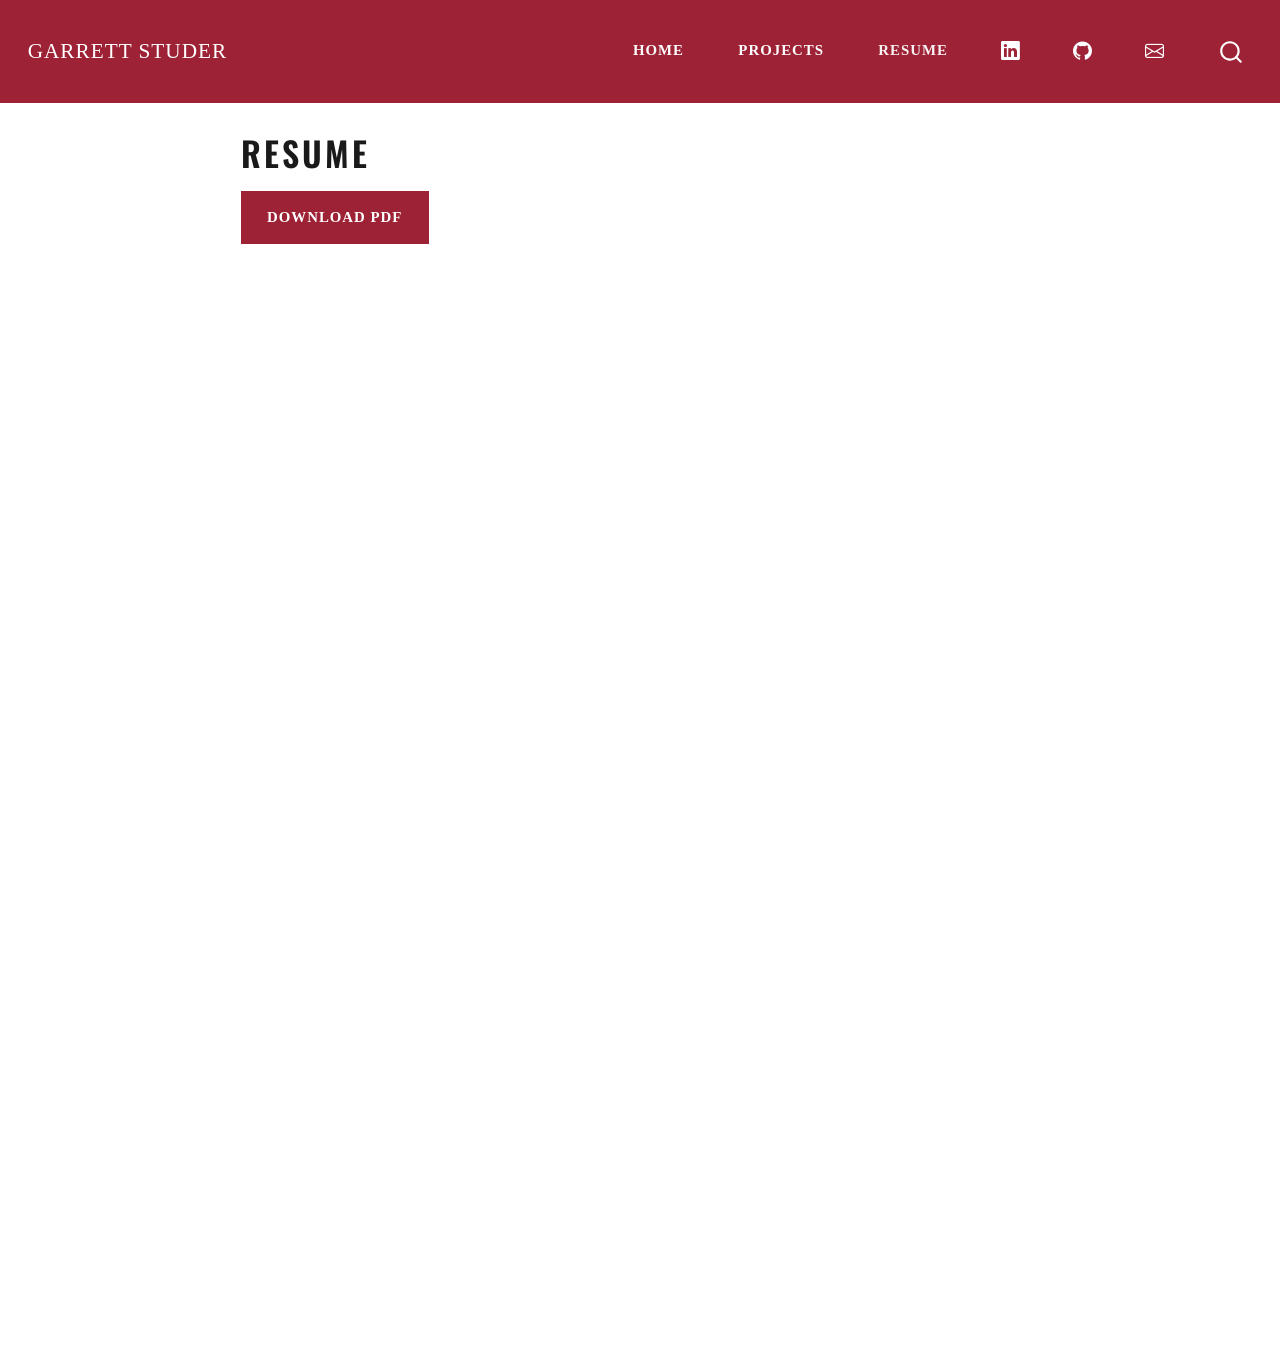
<file: docs/resume.html>
<!DOCTYPE html>
<html xmlns="http://www.w3.org/1999/xhtml" lang="en" xml:lang="en"><head>

<meta charset="utf-8">
<meta name="generator" content="quarto-1.10.18">

<meta name="viewport" content="width=device-width, initial-scale=1.0, user-scalable=yes">


<title>Resume – Garrett Studer</title>
<style>
/* Default styles provided by pandoc.
** See https://pandoc.org/MANUAL.html#variables-for-html for config info.
*/
span.smallcaps{font-variant: small-caps;}
div.columns{display: flex; gap: 1.5em;}
div.column{flex: auto;}
@media screen {
div.columns{gap: min(4vw, 1.5em);}
div.column{overflow-x: auto;}
}
div.hanging-indent{margin-left: 1.5em; text-indent: -1.5em;}
ul.task-list{list-style: none;}
ul.task-list li input[type="checkbox"] {
  width: 0.8em;
  margin: 0 0.8em 0.2em -1em; /* quarto-specific, see https://github.com/quarto-dev/quarto-cli/issues/4556 */ 
  vertical-align: middle;
}
</style>


<script src="site_libs/quarto-nav/quarto-nav.js"></script>
<script src="site_libs/quarto-nav/headroom.min.js"></script>
<script src="site_libs/clipboard/clipboard.min.js"></script>
<script src="site_libs/quarto-search/autocomplete.umd.js"></script>
<script src="site_libs/quarto-search/fuse.min.js"></script>
<script src="site_libs/quarto-search/quarto-search.js"></script>
<meta name="quarto:offset" content="./">
<script src="site_libs/quarto-html/quarto.js" type="module"></script>
<script src="site_libs/quarto-html/tabsets/tabsets.js" type="module"></script>
<script src="site_libs/quarto-html/popper.min.js"></script>
<script src="site_libs/quarto-html/tippy.umd.min.js"></script>
<script src="site_libs/quarto-html/anchor.min.js"></script>
<link href="site_libs/quarto-html/tippy.css" rel="stylesheet">
<link href="site_libs/quarto-html/quarto-syntax-highlighting-64a204ab8560d761af7679ceaba22944.css" rel="stylesheet" class="quarto-color-scheme" id="quarto-text-highlighting-styles">
<link href="site_libs/quarto-html/quarto-syntax-highlighting-dark-b85bc7c33db8c58e0ec93c3465666fed.css" rel="stylesheet" class="quarto-color-scheme quarto-color-alternate" id="quarto-text-highlighting-styles">
<link href="site_libs/quarto-html/quarto-syntax-highlighting-64a204ab8560d761af7679ceaba22944.css" rel="stylesheet" class="quarto-color-scheme-extra" id="quarto-text-highlighting-styles">
<script src="site_libs/bootstrap/bootstrap.min.js"></script>
<link href="site_libs/bootstrap/bootstrap-icons.css" rel="stylesheet">
<link href="site_libs/bootstrap/bootstrap-07534fedcfb3e2d9efae4202f3637357.min.css" rel="stylesheet" append-hash="true" class="quarto-color-scheme" id="quarto-bootstrap" data-mode="light">
<link href="site_libs/bootstrap/bootstrap-dark-39e1ef271254e2247fa68ea9c5e162cf.min.css" rel="stylesheet" append-hash="true" class="quarto-color-scheme quarto-color-alternate" id="quarto-bootstrap" data-mode="light">
<link href="site_libs/bootstrap/bootstrap-07534fedcfb3e2d9efae4202f3637357.min.css" rel="stylesheet" append-hash="true" class="quarto-color-scheme-extra" id="quarto-bootstrap" data-mode="light">
<script id="quarto-search-options" type="application/json">{
  "location": "navbar",
  "copy-button": false,
  "collapse-after": 3,
  "panel-placement": "end",
  "type": "overlay",
  "limit": 50,
  "keyboard-shortcut": [
    "f",
    "/",
    "s"
  ],
  "show-item-context": false,
  "language": {
    "search-no-results-text": "No results",
    "search-matching-documents-text": "matching documents",
    "search-copy-link-title": "Copy link to search",
    "search-hide-matches-text": "Hide additional matches",
    "search-more-match-text": "more match in this document",
    "search-more-matches-text": "more matches in this document",
    "search-clear-button-title": "Clear",
    "search-text-placeholder": "",
    "search-detached-cancel-button-title": "Cancel",
    "search-submit-button-title": "Submit",
    "search-label": "Search"
  }
}</script>


<link rel="stylesheet" href="styles.css">
</head>

<body class="nav-fixed fullcontent quarto-light">

<div id="quarto-search-results"></div>
  <header id="quarto-header" class="headroom fixed-top">
    <nav class="navbar navbar-expand-lg " data-bs-theme="dark">
      <div class="navbar-container container-fluid">
      <div class="navbar-brand-container mx-auto">
    <a class="navbar-brand" href="./index.html">
    <span class="navbar-title">Garrett Studer</span>
    </a>
  </div>
            <div id="quarto-search" class="" title="Search"></div>
          <button class="navbar-toggler" type="button" data-bs-toggle="collapse" data-bs-target="#navbarCollapse" aria-controls="navbarCollapse" role="menu" aria-expanded="false" aria-label="Toggle navigation" onclick="if (window.quartoToggleHeadroom) { window.quartoToggleHeadroom(); }">
  <span class="navbar-toggler-icon"></span>
</button>
          <div class="collapse navbar-collapse" id="navbarCollapse">
            <ul class="navbar-nav navbar-nav-scroll ms-auto">
  <li class="nav-item">
    <a class="nav-link" href="./index.html"> 
<span class="menu-text">Home</span></a>
  </li>  
  <li class="nav-item">
    <a class="nav-link" href="./projects.html"> 
<span class="menu-text">Projects</span></a>
  </li>  
  <li class="nav-item">
    <a class="nav-link active" href="./resume.html" aria-current="page"> 
<span class="menu-text">Resume</span></a>
  </li>  
  <li class="nav-item compact">
    <a class="nav-link" href="https://linkedin.com/in/garrettstuder"> <i class="bi bi-linkedin" role="img">
</i> 
<span class="menu-text"></span></a>
  </li>  
  <li class="nav-item compact">
    <a class="nav-link" href="https://github.com/gstuder621/"> <i class="bi bi-github" role="img">
</i> 
<span class="menu-text"></span></a>
  </li>  
  <li class="nav-item compact">
    <a class="nav-link" href="mailto:gstuder@uark.edu"> <i class="bi bi-envelope" role="img">
</i> 
<span class="menu-text"></span></a>
  </li>  
</ul>
          </div> <!-- /navcollapse -->
            <div class="quarto-navbar-tools">
</div>
      </div> <!-- /container-fluid -->
    </nav>
</header>
<!-- content -->
<div id="quarto-content" class="quarto-container page-columns page-rows-contents page-layout-article page-navbar">
<!-- sidebar -->
<!-- margin-sidebar -->
    
<!-- main -->
<main class="content" id="quarto-document-content">

<header id="title-block-header" class="quarto-title-block default">
<div class="quarto-title">
<h1 class="title">Resume</h1>
</div>



<div class="quarto-title-meta">

    
  
    
  </div>
  


</header>


<p><a href="Garrett_Studer_Resume.pdf" class="btn btn-primary" download="">Download PDF</a></p>
<iframe src="Garrett_Studer_Resume.pdf" width="100%" height="1000px" style="border: none;">
</iframe>



</main> <!-- /main -->
<script id="quarto-html-after-body" type="application/javascript">
  window.document.addEventListener("DOMContentLoaded", function (event) {
    const icon = "";
    const anchorJS = new window.AnchorJS();
    anchorJS.options = {
      placement: 'right',
      icon: icon
    };
    anchorJS.add('.anchored');
    const isCodeAnnotation = (el) => {
      for (const clz of el.classList) {
        if (clz.startsWith('code-annotation-')) {                     
          return true;
        }
      }
      return false;
    }
    const onCopySuccess = function(e) {
      // button target
      const button = e.trigger;
      // don't keep focus
      button.blur();
      // flash "checked"
      button.classList.add('code-copy-button-checked');
      var currentTitle = button.getAttribute("title");
      button.setAttribute("title", "Copied!");
      let tooltip;
      if (window.bootstrap) {
        button.setAttribute("data-bs-toggle", "tooltip");
        button.setAttribute("data-bs-placement", "left");
        button.setAttribute("data-bs-title", "Copied!");
        tooltip = new bootstrap.Tooltip(button, 
          { trigger: "manual", 
            customClass: "code-copy-button-tooltip",
            offset: [0, -8]});
        tooltip.show();    
      }
      setTimeout(function() {
        if (tooltip) {
          tooltip.hide();
          button.removeAttribute("data-bs-title");
          button.removeAttribute("data-bs-toggle");
          button.removeAttribute("data-bs-placement");
        }
        button.setAttribute("title", currentTitle);
        button.classList.remove('code-copy-button-checked');
      }, 1000);
      // clear code selection
      e.clearSelection();
    }
    const getTextToCopy = function(trigger) {
      const outerScaffold = trigger.parentElement.cloneNode(true);
      const codeEl = outerScaffold.querySelector('code');
      for (const childEl of codeEl.children) {
        if (isCodeAnnotation(childEl)) {
          childEl.remove();
        }
      }
      return codeEl.innerText;
    }
    const clipboard = new window.ClipboardJS('.code-copy-button:not([data-in-quarto-modal])', {
      text: getTextToCopy
    });
    clipboard.on('success', onCopySuccess);
    if (window.document.getElementById('quarto-embedded-source-code-modal')) {
      const clipboardModal = new window.ClipboardJS('.code-copy-button[data-in-quarto-modal]', {
        text: getTextToCopy,
        container: window.document.getElementById('quarto-embedded-source-code-modal')
      });
      clipboardModal.on('success', onCopySuccess);
    }
      var localhostRegex = new RegExp(/^(?:http|https):\/\/localhost\:?[0-9]*\//);
      var mailtoRegex = new RegExp(/^mailto:/);
        var filterRegex = new RegExp('/' + window.location.host + '/');
      var isInternal = (href) => {
          return filterRegex.test(href) || localhostRegex.test(href) || mailtoRegex.test(href);
      }
      // Inspect non-navigation links and adorn them if external
     var links = window.document.querySelectorAll('a[href]:not(.nav-link):not(.navbar-brand):not(.toc-action):not(.sidebar-link):not(.sidebar-item-toggle):not(.pagination-link):not(.no-external):not([aria-hidden]):not(.dropdown-item):not(.quarto-navigation-tool):not(.about-link)');
      for (var i=0; i<links.length; i++) {
        const link = links[i];
        if (!isInternal(link.href)) {
          // undo the damage that might have been done by quarto-nav.js in the case of
          // links that we want to consider external
          if (link.dataset.originalHref !== undefined) {
            link.href = link.dataset.originalHref;
          }
        }
      }
    function tippyHover(el, contentFn, onTriggerFn, onUntriggerFn) {
      const config = {
        allowHTML: true,
        maxWidth: 500,
        delay: 100,
        arrow: false,
        appendTo: function(el) {
            return el.parentElement;
        },
        interactive: true,
        interactiveBorder: 10,
        theme: 'quarto',
        placement: 'bottom-start',
      };
      if (contentFn) {
        config.content = contentFn;
      }
      if (onTriggerFn) {
        config.onTrigger = onTriggerFn;
      }
      if (onUntriggerFn) {
        config.onUntrigger = onUntriggerFn;
      }
      window.tippy(el, config); 
    }
    const noterefs = window.document.querySelectorAll('a[role="doc-noteref"]');
    for (var i=0; i<noterefs.length; i++) {
      const ref = noterefs[i];
      tippyHover(ref, function() {
        // use id or data attribute instead here
        let href = ref.getAttribute('data-footnote-href') || ref.getAttribute('href');
        try { href = new URL(href).hash; } catch {}
        const id = href.replace(/^#\/?/, "");
        const note = window.document.getElementById(id);
        if (note) {
          return note.innerHTML;
        } else {
          return "";
        }
      });
    }
    const xrefs = window.document.querySelectorAll('a.quarto-xref');
    const processXRef = (id, note) => {
      // Strip column container classes
      const stripColumnClz = (el) => {
        el.classList.remove("page-full", "page-columns");
        if (el.children) {
          for (const child of el.children) {
            stripColumnClz(child);
          }
        }
      }
      stripColumnClz(note)
      if (id === null || id.startsWith('sec-')) {
        // Special case sections, only their first couple elements
        const container = document.createElement("div");
        if (note.children && note.children.length > 2) {
          container.appendChild(note.children[0].cloneNode(true));
          for (let i = 1; i < note.children.length; i++) {
            const child = note.children[i];
            if (child.tagName === "P" && child.innerText === "") {
              continue;
            } else {
              container.appendChild(child.cloneNode(true));
              break;
            }
          }
          if (window.Quarto?.typesetMath) {
            window.Quarto.typesetMath(container);
          }
          return container.innerHTML
        } else {
          if (window.Quarto?.typesetMath) {
            window.Quarto.typesetMath(note);
          }
          return note.innerHTML;
        }
      } else {
        // Remove any anchor links if they are present
        const anchorLink = note.querySelector('a.anchorjs-link');
        if (anchorLink) {
          anchorLink.remove();
        }
        if (window.Quarto?.typesetMath) {
          window.Quarto.typesetMath(note);
        }
        if (note.classList.contains("callout")) {
          return note.outerHTML;
        } else {
          return note.innerHTML;
        }
      }
    }
    for (var i=0; i<xrefs.length; i++) {
      const xref = xrefs[i];
      tippyHover(xref, undefined, function(instance) {
        instance.disable();
        let url = xref.getAttribute('href');
        let hash = undefined; 
        if (url.startsWith('#')) {
          hash = url;
        } else {
          try { hash = new URL(url).hash; } catch {}
        }
        if (hash) {
          const id = hash.replace(/^#\/?/, "");
          const note = window.document.getElementById(id);
          if (note !== null) {
            try {
              const html = processXRef(id, note.cloneNode(true));
              instance.setContent(html);
            } finally {
              instance.enable();
              instance.show();
            }
          } else {
            // See if we can fetch this
            fetch(url.split('#')[0])
            .then(res => res.text())
            .then(html => {
              const parser = new DOMParser();
              const htmlDoc = parser.parseFromString(html, "text/html");
              const note = htmlDoc.getElementById(id);
              if (note !== null) {
                const html = processXRef(id, note);
                instance.setContent(html);
              } 
            }).finally(() => {
              instance.enable();
              instance.show();
            });
          }
        } else {
          // See if we can fetch a full url (with no hash to target)
          // This is a special case and we should probably do some content thinning / targeting
          fetch(url)
          .then(res => res.text())
          .then(html => {
            const parser = new DOMParser();
            const htmlDoc = parser.parseFromString(html, "text/html");
            const note = htmlDoc.querySelector('main.content');
            if (note !== null) {
              // This should only happen for chapter cross references
              // (since there is no id in the URL)
              // remove the first header
              if (note.children.length > 0 && note.children[0].tagName === "HEADER") {
                note.children[0].remove();
              }
              const html = processXRef(null, note);
              instance.setContent(html);
            } 
          }).finally(() => {
            instance.enable();
            instance.show();
          });
        }
      }, function(instance) {
      });
    }
        let selectedAnnoteEl;
        const selectorForAnnotation = ( cell, annotation) => {
          let cellAttr = 'data-code-cell="' + cell + '"';
          let lineAttr = 'data-code-annotation="' +  annotation + '"';
          const selector = 'span[' + cellAttr + '][' + lineAttr + ']';
          return selector;
        }
        const selectCodeLines = (annoteEl) => {
          const doc = window.document;
          const targetCell = annoteEl.getAttribute("data-target-cell");
          const targetAnnotation = annoteEl.getAttribute("data-target-annotation");
          const annoteSpan = window.document.querySelector(selectorForAnnotation(targetCell, targetAnnotation));
          const lines = annoteSpan.getAttribute("data-code-lines").split(",");
          const lineIds = lines.map((line) => {
            return targetCell + "-" + line;
          })
          let top = null;
          let height = null;
          let parent = null;
          if (lineIds.length > 0) {
              //compute the position of the single el (top and bottom and make a div)
              const el = window.document.getElementById(lineIds[0]);
              top = el.offsetTop;
              height = el.offsetHeight;
              parent = el.parentElement.parentElement;
            if (lineIds.length > 1) {
              const lastEl = window.document.getElementById(lineIds[lineIds.length - 1]);
              const bottom = lastEl.offsetTop + lastEl.offsetHeight;
              height = bottom - top;
            }
            if (top !== null && height !== null && parent !== null) {
              // cook up a div (if necessary) and position it 
              let div = window.document.getElementById("code-annotation-line-highlight");
              if (div === null) {
                div = window.document.createElement("div");
                div.setAttribute("id", "code-annotation-line-highlight");
                div.style.position = 'absolute';
                parent.appendChild(div);
              }
              div.style.top = top - 2 + "px";
              div.style.height = height + 4 + "px";
              div.style.left = 0;
              let gutterDiv = window.document.getElementById("code-annotation-line-highlight-gutter");
              if (gutterDiv === null) {
                gutterDiv = window.document.createElement("div");
                gutterDiv.setAttribute("id", "code-annotation-line-highlight-gutter");
                gutterDiv.style.position = 'absolute';
                const codeCell = window.document.getElementById(targetCell);
                const gutter = codeCell.querySelector('.code-annotation-gutter');
                gutter.appendChild(gutterDiv);
              }
              gutterDiv.style.top = top - 2 + "px";
              gutterDiv.style.height = height + 4 + "px";
            }
            selectedAnnoteEl = annoteEl;
          }
        };
        const unselectCodeLines = () => {
          const elementsIds = ["code-annotation-line-highlight", "code-annotation-line-highlight-gutter"];
          elementsIds.forEach((elId) => {
            const div = window.document.getElementById(elId);
            if (div) {
              div.remove();
            }
          });
          selectedAnnoteEl = undefined;
        };
          // Handle positioning of the toggle
      window.addEventListener(
        "resize",
        throttle(() => {
          elRect = undefined;
          if (selectedAnnoteEl) {
            selectCodeLines(selectedAnnoteEl);
          }
        }, 10)
      );
      function throttle(fn, ms) {
      let throttle = false;
      let timer;
        return (...args) => {
          if(!throttle) { // first call gets through
              fn.apply(this, args);
              throttle = true;
          } else { // all the others get throttled
              if(timer) clearTimeout(timer); // cancel #2
              timer = setTimeout(() => {
                fn.apply(this, args);
                timer = throttle = false;
              }, ms);
          }
        };
      }
        // Attach click handler to the DT
        const annoteDls = window.document.querySelectorAll('dt[data-target-cell]');
        for (const annoteDlNode of annoteDls) {
          annoteDlNode.addEventListener('click', (event) => {
            const clickedEl = event.target;
            if (clickedEl !== selectedAnnoteEl) {
              unselectCodeLines();
              const activeEl = window.document.querySelector('dt[data-target-cell].code-annotation-active');
              if (activeEl) {
                activeEl.classList.remove('code-annotation-active');
              }
              selectCodeLines(clickedEl);
              clickedEl.classList.add('code-annotation-active');
            } else {
              // Unselect the line
              unselectCodeLines();
              clickedEl.classList.remove('code-annotation-active');
            }
          });
        }
    const findCites = (el) => {
      const parentEl = el.parentElement;
      if (parentEl) {
        const cites = parentEl.dataset.cites;
        if (cites) {
          return {
            el,
            cites: cites.split(' ')
          };
        } else {
          return findCites(el.parentElement)
        }
      } else {
        return undefined;
      }
    };
    var bibliorefs = window.document.querySelectorAll('a[role="doc-biblioref"]');
    for (var i=0; i<bibliorefs.length; i++) {
      const ref = bibliorefs[i];
      const citeInfo = findCites(ref);
      if (citeInfo) {
        tippyHover(citeInfo.el, function() {
          var popup = window.document.createElement('div');
          citeInfo.cites.forEach(function(cite) {
            var citeDiv = window.document.createElement('div');
            citeDiv.classList.add('hanging-indent');
            citeDiv.classList.add('csl-entry');
            var biblioDiv = window.document.getElementById('ref-' + cite);
            if (biblioDiv) {
              citeDiv.innerHTML = biblioDiv.innerHTML;
            }
            popup.appendChild(citeDiv);
          });
          return popup.innerHTML;
        });
      }
    }
  });
  </script>
</div> <!-- /content -->




</body></html>
</file>
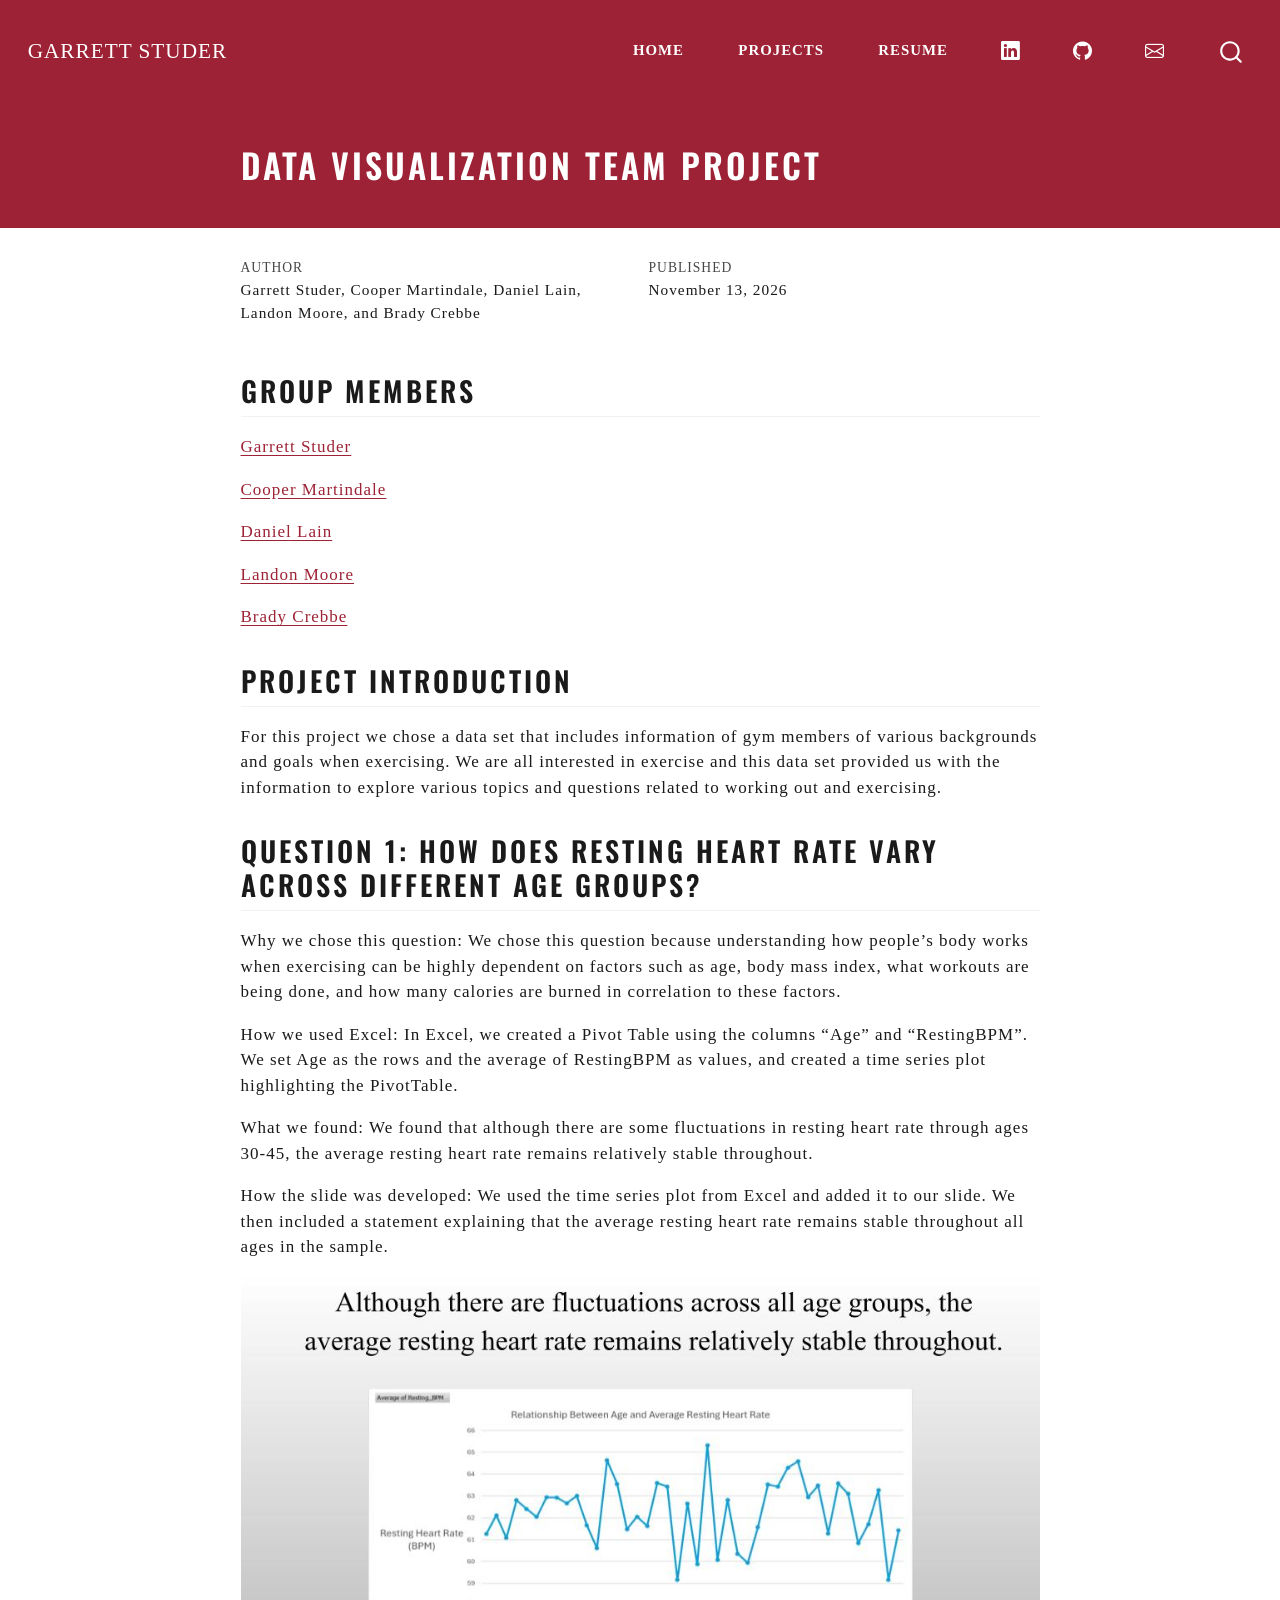
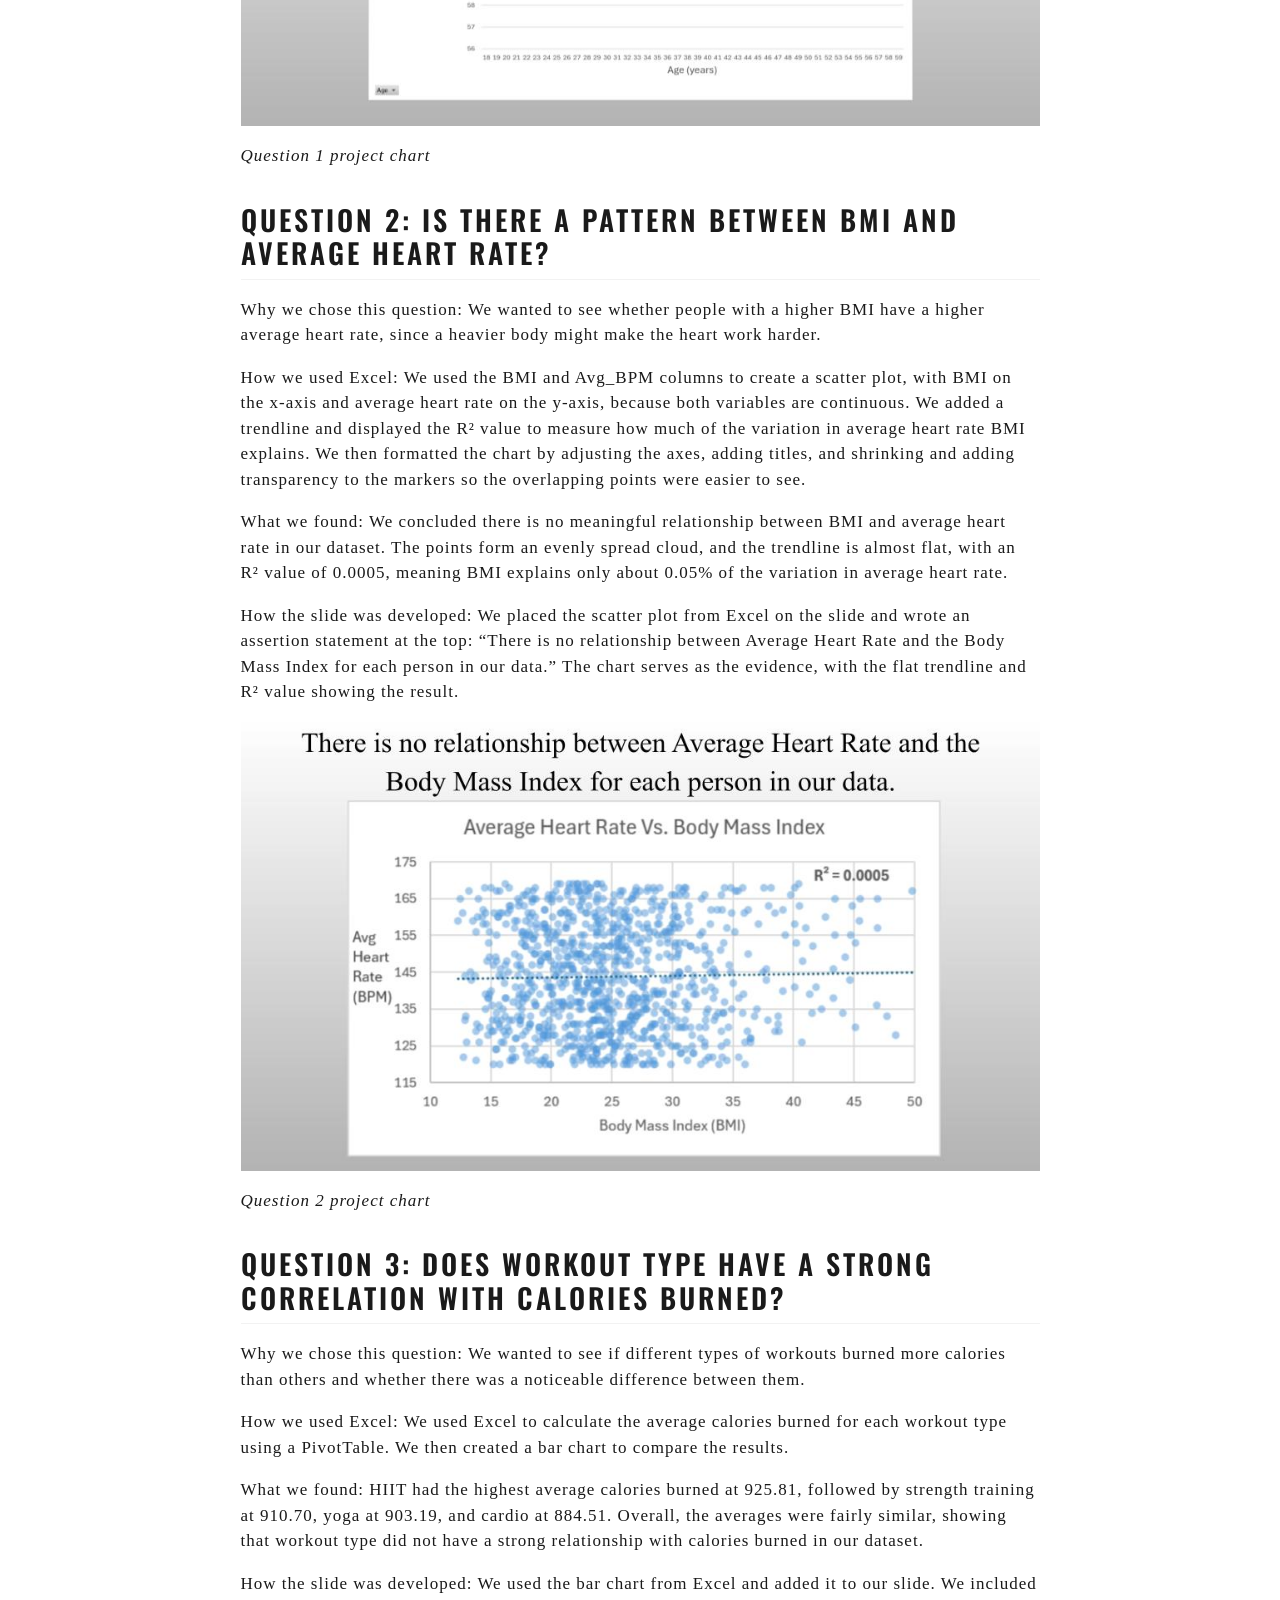
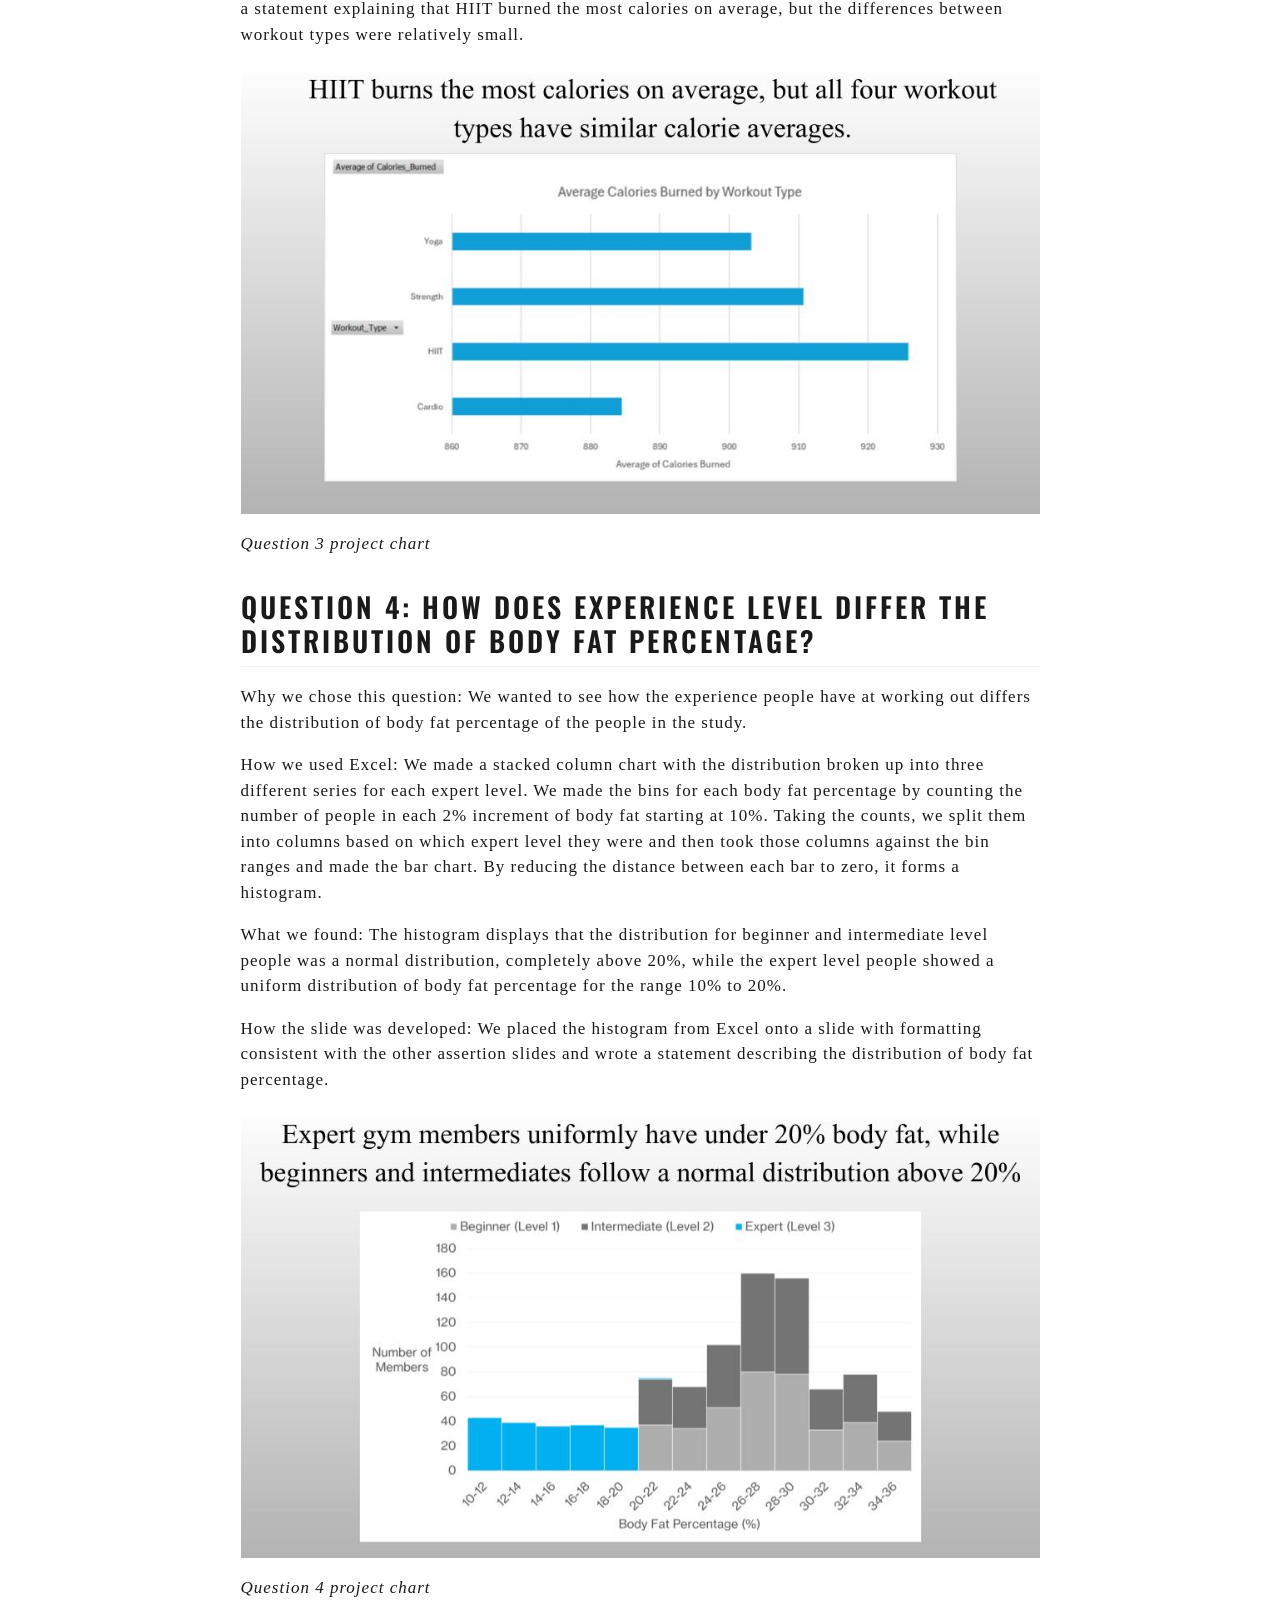
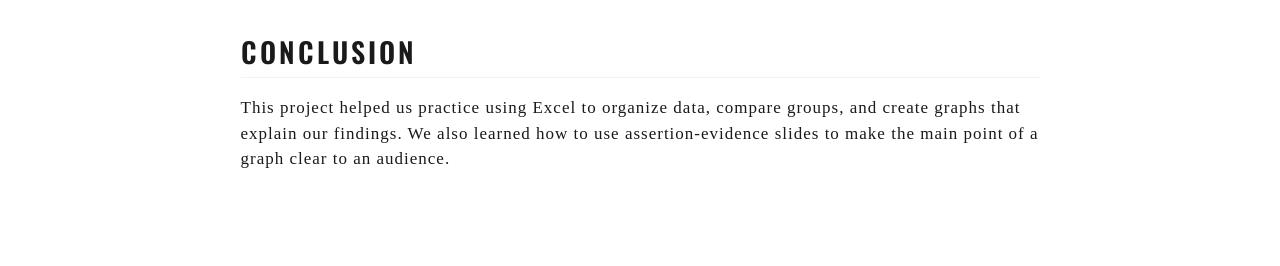
<file: docs/posts/Data Visualization Team Project/dataVisProject.html>
<!DOCTYPE html>
<html xmlns="http://www.w3.org/1999/xhtml" lang="en" xml:lang="en"><head>

<meta charset="utf-8">
<meta name="generator" content="quarto-1.10.18">

<meta name="viewport" content="width=device-width, initial-scale=1.0, user-scalable=yes">

<meta name="author" content="Garrett Studer, Cooper Martindale, Daniel Lain, Landon Moore, and Brady Crebbe">
<meta name="dcterms.date" content="2026-11-13">

<title>Data Visualization Team Project – Garrett Studer</title>
<style>
/* Default styles provided by pandoc.
** See https://pandoc.org/MANUAL.html#variables-for-html for config info.
*/
span.smallcaps{font-variant: small-caps;}
div.columns{display: flex; gap: 1.5em;}
div.column{flex: auto;}
@media screen {
div.columns{gap: min(4vw, 1.5em);}
div.column{overflow-x: auto;}
}
div.hanging-indent{margin-left: 1.5em; text-indent: -1.5em;}
ul.task-list{list-style: none;}
ul.task-list li input[type="checkbox"] {
  width: 0.8em;
  margin: 0 0.8em 0.2em -1em; /* quarto-specific, see https://github.com/quarto-dev/quarto-cli/issues/4556 */ 
  vertical-align: middle;
}
</style>


<script src="../../site_libs/quarto-nav/quarto-nav.js"></script>
<script src="../../site_libs/quarto-nav/headroom.min.js"></script>
<script src="../../site_libs/clipboard/clipboard.min.js"></script>
<script src="../../site_libs/quarto-search/autocomplete.umd.js"></script>
<script src="../../site_libs/quarto-search/fuse.min.js"></script>
<script src="../../site_libs/quarto-search/quarto-search.js"></script>
<meta name="quarto:offset" content="../../">
<script src="../../site_libs/quarto-html/quarto.js" type="module"></script>
<script src="../../site_libs/quarto-html/tabsets/tabsets.js" type="module"></script>
<script src="../../site_libs/quarto-html/popper.min.js"></script>
<script src="../../site_libs/quarto-html/tippy.umd.min.js"></script>
<script src="../../site_libs/quarto-html/anchor.min.js"></script>
<link href="../../site_libs/quarto-html/tippy.css" rel="stylesheet">
<link href="../../site_libs/quarto-html/quarto-syntax-highlighting-64a204ab8560d761af7679ceaba22944.css" rel="stylesheet" class="quarto-color-scheme" id="quarto-text-highlighting-styles">
<link href="../../site_libs/quarto-html/quarto-syntax-highlighting-dark-b85bc7c33db8c58e0ec93c3465666fed.css" rel="stylesheet" class="quarto-color-scheme quarto-color-alternate" id="quarto-text-highlighting-styles">
<link href="../../site_libs/quarto-html/quarto-syntax-highlighting-64a204ab8560d761af7679ceaba22944.css" rel="stylesheet" class="quarto-color-scheme-extra" id="quarto-text-highlighting-styles">
<script src="../../site_libs/bootstrap/bootstrap.min.js"></script>
<link href="../../site_libs/bootstrap/bootstrap-icons.css" rel="stylesheet">
<link href="../../site_libs/bootstrap/bootstrap-07534fedcfb3e2d9efae4202f3637357.min.css" rel="stylesheet" append-hash="true" class="quarto-color-scheme" id="quarto-bootstrap" data-mode="light">
<link href="../../site_libs/bootstrap/bootstrap-dark-39e1ef271254e2247fa68ea9c5e162cf.min.css" rel="stylesheet" append-hash="true" class="quarto-color-scheme quarto-color-alternate" id="quarto-bootstrap" data-mode="light">
<link href="../../site_libs/bootstrap/bootstrap-07534fedcfb3e2d9efae4202f3637357.min.css" rel="stylesheet" append-hash="true" class="quarto-color-scheme-extra" id="quarto-bootstrap" data-mode="light">
<script id="quarto-search-options" type="application/json">{
  "location": "navbar",
  "copy-button": false,
  "collapse-after": 3,
  "panel-placement": "end",
  "type": "overlay",
  "limit": 50,
  "keyboard-shortcut": [
    "f",
    "/",
    "s"
  ],
  "show-item-context": false,
  "language": {
    "search-no-results-text": "No results",
    "search-matching-documents-text": "matching documents",
    "search-copy-link-title": "Copy link to search",
    "search-hide-matches-text": "Hide additional matches",
    "search-more-match-text": "more match in this document",
    "search-more-matches-text": "more matches in this document",
    "search-clear-button-title": "Clear",
    "search-text-placeholder": "",
    "search-detached-cancel-button-title": "Cancel",
    "search-submit-button-title": "Submit",
    "search-label": "Search"
  }
}</script>


<link rel="stylesheet" href="../../styles.css">
</head>

<body class="nav-fixed fullcontent quarto-light">

<div id="quarto-search-results"></div>
  <header id="quarto-header" class="headroom fixed-top quarto-banner">
    <nav class="navbar navbar-expand-lg " data-bs-theme="dark">
      <div class="navbar-container container-fluid">
      <div class="navbar-brand-container mx-auto">
    <a class="navbar-brand" href="../../index.html">
    <span class="navbar-title">Garrett Studer</span>
    </a>
  </div>
            <div id="quarto-search" class="" title="Search"></div>
          <button class="navbar-toggler" type="button" data-bs-toggle="collapse" data-bs-target="#navbarCollapse" aria-controls="navbarCollapse" role="menu" aria-expanded="false" aria-label="Toggle navigation" onclick="if (window.quartoToggleHeadroom) { window.quartoToggleHeadroom(); }">
  <span class="navbar-toggler-icon"></span>
</button>
          <div class="collapse navbar-collapse" id="navbarCollapse">
            <ul class="navbar-nav navbar-nav-scroll ms-auto">
  <li class="nav-item">
    <a class="nav-link" href="../../index.html"> 
<span class="menu-text">Home</span></a>
  </li>  
  <li class="nav-item">
    <a class="nav-link" href="../../projects.html"> 
<span class="menu-text">Projects</span></a>
  </li>  
  <li class="nav-item">
    <a class="nav-link" href="../../resume.html"> 
<span class="menu-text">Resume</span></a>
  </li>  
  <li class="nav-item compact">
    <a class="nav-link" href="https://linkedin.com/in/garrettstuder"> <i class="bi bi-linkedin" role="img">
</i> 
<span class="menu-text"></span></a>
  </li>  
  <li class="nav-item compact">
    <a class="nav-link" href="https://github.com/gstuder621/"> <i class="bi bi-github" role="img">
</i> 
<span class="menu-text"></span></a>
  </li>  
  <li class="nav-item compact">
    <a class="nav-link" href="mailto:gstuder@uark.edu"> <i class="bi bi-envelope" role="img">
</i> 
<span class="menu-text"></span></a>
  </li>  
</ul>
          </div> <!-- /navcollapse -->
            <div class="quarto-navbar-tools">
</div>
      </div> <!-- /container-fluid -->
    </nav>
</header>
<!-- content -->
<header id="title-block-header" class="quarto-title-block default page-columns page-full">
  <div class="quarto-title-banner page-columns page-full">
    <div class="quarto-title column-body">
      <h1 class="title">Data Visualization Team Project</h1>
                      </div>
  </div>
    
  
  <div class="quarto-title-meta">

      <div>
      <div class="quarto-title-meta-heading">Author</div>
      <div class="quarto-title-meta-contents">
               <p>Garrett Studer, Cooper Martindale, Daniel Lain, Landon Moore, and Brady Crebbe </p>
            </div>
    </div>
      
      <div>
      <div class="quarto-title-meta-heading">Published</div>
      <div class="quarto-title-meta-contents">
        <p class="date">November 13, 2026</p>
      </div>
    </div>
    
      
    </div>
    
  
  </header><div id="quarto-content" class="quarto-container page-columns page-rows-contents page-layout-article page-navbar">
<!-- sidebar -->
<!-- margin-sidebar -->
    
<!-- main -->
<main class="content quarto-banner-title-block" id="quarto-document-content">





<section id="group-members" class="level2">
<h2 class="anchored" data-anchor-id="group-members">Group Members</h2>
<p><a href="https://gstuder621.github.io/">Garrett Studer</a></p>
<p><a href="https://coopermartindale.github.io/">Cooper Martindale</a></p>
<p><a href="https://dlain-uark.github.io/">Daniel Lain</a></p>
<p><a href="https://landonmo0re.github.io/">Landon Moore</a></p>
<p><a href="https://bcrebbe.github.io/">Brady Crebbe</a></p>
</section>
<section id="project-introduction" class="level2">
<h2 class="anchored" data-anchor-id="project-introduction">Project Introduction</h2>
<p>For this project we chose a data set that includes information of gym members of various backgrounds and goals when exercising. We are all interested in exercise and this data set provided us with the information to explore various topics and questions related to working out and exercising.</p>
</section>
<section id="question-1-how-does-resting-heart-rate-vary-across-different-age-groups" class="level2">
<h2 class="anchored" data-anchor-id="question-1-how-does-resting-heart-rate-vary-across-different-age-groups">Question 1: How Does Resting Heart Rate Vary Across Different Age Groups?</h2>
<p><strong>Why we chose this question:</strong> We chose this question because understanding how people’s body works when exercising can be highly dependent on factors such as age, body mass index, what workouts are being done, and how many calories are burned in correlation to these factors.</p>
<p><strong>How we used Excel:</strong> In Excel, we created a Pivot Table using the columns “Age” and “RestingBPM”. We set Age as the rows and the average of RestingBPM as values, and created a time series plot highlighting the PivotTable.</p>
<p><strong>What we found:</strong> We found that although there are some fluctuations in resting heart rate through ages 30-45, the average resting heart rate remains relatively stable throughout.</p>
<p><strong>How the slide was developed:</strong> We used the time series plot from Excel and added it to our slide. We then included a statement explaining that the average resting heart rate remains stable throughout all ages in the sample.</p>
<p><img src="Slide 1.jpg" class="img-fluid"></p>
<p><em>Question 1 project chart</em></p>
</section>
<section id="question-2-is-there-a-pattern-between-bmi-and-average-heart-rate" class="level2">
<h2 class="anchored" data-anchor-id="question-2-is-there-a-pattern-between-bmi-and-average-heart-rate">Question 2: Is There a Pattern Between BMI and Average Heart Rate?</h2>
<p><strong>Why we chose this question:</strong> We wanted to see whether people with a higher BMI have a higher average heart rate, since a heavier body might make the heart work harder.</p>
<p><strong>How we used Excel:</strong> We used the BMI and Avg_BPM columns to create a scatter plot, with BMI on the x-axis and average heart rate on the y-axis, because both variables are continuous. We added a trendline and displayed the R² value to measure how much of the variation in average heart rate BMI explains. We then formatted the chart by adjusting the axes, adding titles, and shrinking and adding transparency to the markers so the overlapping points were easier to see.</p>
<p><strong>What we found:</strong> We concluded there is no meaningful relationship between BMI and average heart rate in our dataset. The points form an evenly spread cloud, and the trendline is almost flat, with an R² value of 0.0005, meaning BMI explains only about 0.05% of the variation in average heart rate.</p>
<p><strong>How the slide was developed:</strong> We placed the scatter plot from Excel on the slide and wrote an assertion statement at the top: “There is no relationship between Average Heart Rate and the Body Mass Index for each person in our data.” The chart serves as the evidence, with the flat trendline and R² value showing the result.</p>
<p><img src="Slide 2.jpg" class="img-fluid"></p>
<p><em>Question 2 project chart</em></p>
</section>
<section id="question-3-does-workout-type-have-a-strong-correlation-with-calories-burned" class="level2">
<h2 class="anchored" data-anchor-id="question-3-does-workout-type-have-a-strong-correlation-with-calories-burned">Question 3: Does Workout Type Have a Strong Correlation With Calories Burned?</h2>
<p><strong>Why we chose this question:</strong> We wanted to see if different types of workouts burned more calories than others and whether there was a noticeable difference between them.</p>
<p><strong>How we used Excel:</strong> We used Excel to calculate the average calories burned for each workout type using a PivotTable. We then created a bar chart to compare the results.</p>
<p><strong>What we found:</strong> HIIT had the highest average calories burned at 925.81, followed by strength training at 910.70, yoga at 903.19, and cardio at 884.51. Overall, the averages were fairly similar, showing that workout type did not have a strong relationship with calories burned in our dataset.</p>
<p><strong>How the slide was developed:</strong> We used the bar chart from Excel and added it to our slide. We included a statement explaining that HIIT burned the most calories on average, but the differences between workout types were relatively small.</p>
<p><img src="Slide 3.jpg" class="img-fluid"></p>
<p><em>Question 3 project chart</em></p>
</section>
<section id="question-4-how-does-experience-level-differ-the-distribution-of-body-fat-percentage" class="level2">
<h2 class="anchored" data-anchor-id="question-4-how-does-experience-level-differ-the-distribution-of-body-fat-percentage">Question 4: How Does Experience Level Differ the Distribution of Body Fat Percentage?</h2>
<p><strong>Why we chose this question:</strong> We wanted to see how the experience people have at working out differs the distribution of body fat percentage of the people in the study.</p>
<p><strong>How we used Excel:</strong> We made a stacked column chart with the distribution broken up into three different series for each expert level. We made the bins for each body fat percentage by counting the number of people in each 2% increment of body fat starting at 10%. Taking the counts, we split them into columns based on which expert level they were and then took those columns against the bin ranges and made the bar chart. By reducing the distance between each bar to zero, it forms a histogram.</p>
<p><strong>What we found:</strong> The histogram displays that the distribution for beginner and intermediate level people was a normal distribution, completely above 20%, while the expert level people showed a uniform distribution of body fat percentage for the range 10% to 20%.</p>
<p><strong>How the slide was developed:</strong> We placed the histogram from Excel onto a slide with formatting consistent with the other assertion slides and wrote a statement describing the distribution of body fat percentage.</p>
<p><img src="Slide 4.jpg" class="img-fluid"></p>
<p><em>Question 4 project chart</em></p>
</section>
<section id="conclusion" class="level2">
<h2 class="anchored" data-anchor-id="conclusion">Conclusion</h2>
<p>This project helped us practice using Excel to organize data, compare groups, and create graphs that explain our findings. We also learned how to use assertion-evidence slides to make the main point of a graph clear to an audience.</p>


</section>

</main> <!-- /main -->
<script id="quarto-html-after-body" type="application/javascript">
  window.document.addEventListener("DOMContentLoaded", function (event) {
    const icon = "";
    const anchorJS = new window.AnchorJS();
    anchorJS.options = {
      placement: 'right',
      icon: icon
    };
    anchorJS.add('.anchored');
    const isCodeAnnotation = (el) => {
      for (const clz of el.classList) {
        if (clz.startsWith('code-annotation-')) {                     
          return true;
        }
      }
      return false;
    }
    const onCopySuccess = function(e) {
      // button target
      const button = e.trigger;
      // don't keep focus
      button.blur();
      // flash "checked"
      button.classList.add('code-copy-button-checked');
      var currentTitle = button.getAttribute("title");
      button.setAttribute("title", "Copied!");
      let tooltip;
      if (window.bootstrap) {
        button.setAttribute("data-bs-toggle", "tooltip");
        button.setAttribute("data-bs-placement", "left");
        button.setAttribute("data-bs-title", "Copied!");
        tooltip = new bootstrap.Tooltip(button, 
          { trigger: "manual", 
            customClass: "code-copy-button-tooltip",
            offset: [0, -8]});
        tooltip.show();    
      }
      setTimeout(function() {
        if (tooltip) {
          tooltip.hide();
          button.removeAttribute("data-bs-title");
          button.removeAttribute("data-bs-toggle");
          button.removeAttribute("data-bs-placement");
        }
        button.setAttribute("title", currentTitle);
        button.classList.remove('code-copy-button-checked');
      }, 1000);
      // clear code selection
      e.clearSelection();
    }
    const getTextToCopy = function(trigger) {
      const outerScaffold = trigger.parentElement.cloneNode(true);
      const codeEl = outerScaffold.querySelector('code');
      for (const childEl of codeEl.children) {
        if (isCodeAnnotation(childEl)) {
          childEl.remove();
        }
      }
      return codeEl.innerText;
    }
    const clipboard = new window.ClipboardJS('.code-copy-button:not([data-in-quarto-modal])', {
      text: getTextToCopy
    });
    clipboard.on('success', onCopySuccess);
    if (window.document.getElementById('quarto-embedded-source-code-modal')) {
      const clipboardModal = new window.ClipboardJS('.code-copy-button[data-in-quarto-modal]', {
        text: getTextToCopy,
        container: window.document.getElementById('quarto-embedded-source-code-modal')
      });
      clipboardModal.on('success', onCopySuccess);
    }
      var localhostRegex = new RegExp(/^(?:http|https):\/\/localhost\:?[0-9]*\//);
      var mailtoRegex = new RegExp(/^mailto:/);
        var filterRegex = new RegExp('/' + window.location.host + '/');
      var isInternal = (href) => {
          return filterRegex.test(href) || localhostRegex.test(href) || mailtoRegex.test(href);
      }
      // Inspect non-navigation links and adorn them if external
     var links = window.document.querySelectorAll('a[href]:not(.nav-link):not(.navbar-brand):not(.toc-action):not(.sidebar-link):not(.sidebar-item-toggle):not(.pagination-link):not(.no-external):not([aria-hidden]):not(.dropdown-item):not(.quarto-navigation-tool):not(.about-link)');
      for (var i=0; i<links.length; i++) {
        const link = links[i];
        if (!isInternal(link.href)) {
          // undo the damage that might have been done by quarto-nav.js in the case of
          // links that we want to consider external
          if (link.dataset.originalHref !== undefined) {
            link.href = link.dataset.originalHref;
          }
        }
      }
    function tippyHover(el, contentFn, onTriggerFn, onUntriggerFn) {
      const config = {
        allowHTML: true,
        maxWidth: 500,
        delay: 100,
        arrow: false,
        appendTo: function(el) {
            return el.parentElement;
        },
        interactive: true,
        interactiveBorder: 10,
        theme: 'quarto',
        placement: 'bottom-start',
      };
      if (contentFn) {
        config.content = contentFn;
      }
      if (onTriggerFn) {
        config.onTrigger = onTriggerFn;
      }
      if (onUntriggerFn) {
        config.onUntrigger = onUntriggerFn;
      }
      window.tippy(el, config); 
    }
    const noterefs = window.document.querySelectorAll('a[role="doc-noteref"]');
    for (var i=0; i<noterefs.length; i++) {
      const ref = noterefs[i];
      tippyHover(ref, function() {
        // use id or data attribute instead here
        let href = ref.getAttribute('data-footnote-href') || ref.getAttribute('href');
        try { href = new URL(href).hash; } catch {}
        const id = href.replace(/^#\/?/, "");
        const note = window.document.getElementById(id);
        if (note) {
          return note.innerHTML;
        } else {
          return "";
        }
      });
    }
    const xrefs = window.document.querySelectorAll('a.quarto-xref');
    const processXRef = (id, note) => {
      // Strip column container classes
      const stripColumnClz = (el) => {
        el.classList.remove("page-full", "page-columns");
        if (el.children) {
          for (const child of el.children) {
            stripColumnClz(child);
          }
        }
      }
      stripColumnClz(note)
      if (id === null || id.startsWith('sec-')) {
        // Special case sections, only their first couple elements
        const container = document.createElement("div");
        if (note.children && note.children.length > 2) {
          container.appendChild(note.children[0].cloneNode(true));
          for (let i = 1; i < note.children.length; i++) {
            const child = note.children[i];
            if (child.tagName === "P" && child.innerText === "") {
              continue;
            } else {
              container.appendChild(child.cloneNode(true));
              break;
            }
          }
          if (window.Quarto?.typesetMath) {
            window.Quarto.typesetMath(container);
          }
          return container.innerHTML
        } else {
          if (window.Quarto?.typesetMath) {
            window.Quarto.typesetMath(note);
          }
          return note.innerHTML;
        }
      } else {
        // Remove any anchor links if they are present
        const anchorLink = note.querySelector('a.anchorjs-link');
        if (anchorLink) {
          anchorLink.remove();
        }
        if (window.Quarto?.typesetMath) {
          window.Quarto.typesetMath(note);
        }
        if (note.classList.contains("callout")) {
          return note.outerHTML;
        } else {
          return note.innerHTML;
        }
      }
    }
    for (var i=0; i<xrefs.length; i++) {
      const xref = xrefs[i];
      tippyHover(xref, undefined, function(instance) {
        instance.disable();
        let url = xref.getAttribute('href');
        let hash = undefined; 
        if (url.startsWith('#')) {
          hash = url;
        } else {
          try { hash = new URL(url).hash; } catch {}
        }
        if (hash) {
          const id = hash.replace(/^#\/?/, "");
          const note = window.document.getElementById(id);
          if (note !== null) {
            try {
              const html = processXRef(id, note.cloneNode(true));
              instance.setContent(html);
            } finally {
              instance.enable();
              instance.show();
            }
          } else {
            // See if we can fetch this
            fetch(url.split('#')[0])
            .then(res => res.text())
            .then(html => {
              const parser = new DOMParser();
              const htmlDoc = parser.parseFromString(html, "text/html");
              const note = htmlDoc.getElementById(id);
              if (note !== null) {
                const html = processXRef(id, note);
                instance.setContent(html);
              } 
            }).finally(() => {
              instance.enable();
              instance.show();
            });
          }
        } else {
          // See if we can fetch a full url (with no hash to target)
          // This is a special case and we should probably do some content thinning / targeting
          fetch(url)
          .then(res => res.text())
          .then(html => {
            const parser = new DOMParser();
            const htmlDoc = parser.parseFromString(html, "text/html");
            const note = htmlDoc.querySelector('main.content');
            if (note !== null) {
              // This should only happen for chapter cross references
              // (since there is no id in the URL)
              // remove the first header
              if (note.children.length > 0 && note.children[0].tagName === "HEADER") {
                note.children[0].remove();
              }
              const html = processXRef(null, note);
              instance.setContent(html);
            } 
          }).finally(() => {
            instance.enable();
            instance.show();
          });
        }
      }, function(instance) {
      });
    }
        let selectedAnnoteEl;
        const selectorForAnnotation = ( cell, annotation) => {
          let cellAttr = 'data-code-cell="' + cell + '"';
          let lineAttr = 'data-code-annotation="' +  annotation + '"';
          const selector = 'span[' + cellAttr + '][' + lineAttr + ']';
          return selector;
        }
        const selectCodeLines = (annoteEl) => {
          const doc = window.document;
          const targetCell = annoteEl.getAttribute("data-target-cell");
          const targetAnnotation = annoteEl.getAttribute("data-target-annotation");
          const annoteSpan = window.document.querySelector(selectorForAnnotation(targetCell, targetAnnotation));
          const lines = annoteSpan.getAttribute("data-code-lines").split(",");
          const lineIds = lines.map((line) => {
            return targetCell + "-" + line;
          })
          let top = null;
          let height = null;
          let parent = null;
          if (lineIds.length > 0) {
              //compute the position of the single el (top and bottom and make a div)
              const el = window.document.getElementById(lineIds[0]);
              top = el.offsetTop;
              height = el.offsetHeight;
              parent = el.parentElement.parentElement;
            if (lineIds.length > 1) {
              const lastEl = window.document.getElementById(lineIds[lineIds.length - 1]);
              const bottom = lastEl.offsetTop + lastEl.offsetHeight;
              height = bottom - top;
            }
            if (top !== null && height !== null && parent !== null) {
              // cook up a div (if necessary) and position it 
              let div = window.document.getElementById("code-annotation-line-highlight");
              if (div === null) {
                div = window.document.createElement("div");
                div.setAttribute("id", "code-annotation-line-highlight");
                div.style.position = 'absolute';
                parent.appendChild(div);
              }
              div.style.top = top - 2 + "px";
              div.style.height = height + 4 + "px";
              div.style.left = 0;
              let gutterDiv = window.document.getElementById("code-annotation-line-highlight-gutter");
              if (gutterDiv === null) {
                gutterDiv = window.document.createElement("div");
                gutterDiv.setAttribute("id", "code-annotation-line-highlight-gutter");
                gutterDiv.style.position = 'absolute';
                const codeCell = window.document.getElementById(targetCell);
                const gutter = codeCell.querySelector('.code-annotation-gutter');
                gutter.appendChild(gutterDiv);
              }
              gutterDiv.style.top = top - 2 + "px";
              gutterDiv.style.height = height + 4 + "px";
            }
            selectedAnnoteEl = annoteEl;
          }
        };
        const unselectCodeLines = () => {
          const elementsIds = ["code-annotation-line-highlight", "code-annotation-line-highlight-gutter"];
          elementsIds.forEach((elId) => {
            const div = window.document.getElementById(elId);
            if (div) {
              div.remove();
            }
          });
          selectedAnnoteEl = undefined;
        };
          // Handle positioning of the toggle
      window.addEventListener(
        "resize",
        throttle(() => {
          elRect = undefined;
          if (selectedAnnoteEl) {
            selectCodeLines(selectedAnnoteEl);
          }
        }, 10)
      );
      function throttle(fn, ms) {
      let throttle = false;
      let timer;
        return (...args) => {
          if(!throttle) { // first call gets through
              fn.apply(this, args);
              throttle = true;
          } else { // all the others get throttled
              if(timer) clearTimeout(timer); // cancel #2
              timer = setTimeout(() => {
                fn.apply(this, args);
                timer = throttle = false;
              }, ms);
          }
        };
      }
        // Attach click handler to the DT
        const annoteDls = window.document.querySelectorAll('dt[data-target-cell]');
        for (const annoteDlNode of annoteDls) {
          annoteDlNode.addEventListener('click', (event) => {
            const clickedEl = event.target;
            if (clickedEl !== selectedAnnoteEl) {
              unselectCodeLines();
              const activeEl = window.document.querySelector('dt[data-target-cell].code-annotation-active');
              if (activeEl) {
                activeEl.classList.remove('code-annotation-active');
              }
              selectCodeLines(clickedEl);
              clickedEl.classList.add('code-annotation-active');
            } else {
              // Unselect the line
              unselectCodeLines();
              clickedEl.classList.remove('code-annotation-active');
            }
          });
        }
    const findCites = (el) => {
      const parentEl = el.parentElement;
      if (parentEl) {
        const cites = parentEl.dataset.cites;
        if (cites) {
          return {
            el,
            cites: cites.split(' ')
          };
        } else {
          return findCites(el.parentElement)
        }
      } else {
        return undefined;
      }
    };
    var bibliorefs = window.document.querySelectorAll('a[role="doc-biblioref"]');
    for (var i=0; i<bibliorefs.length; i++) {
      const ref = bibliorefs[i];
      const citeInfo = findCites(ref);
      if (citeInfo) {
        tippyHover(citeInfo.el, function() {
          var popup = window.document.createElement('div');
          citeInfo.cites.forEach(function(cite) {
            var citeDiv = window.document.createElement('div');
            citeDiv.classList.add('hanging-indent');
            citeDiv.classList.add('csl-entry');
            var biblioDiv = window.document.getElementById('ref-' + cite);
            if (biblioDiv) {
              citeDiv.innerHTML = biblioDiv.innerHTML;
            }
            popup.appendChild(citeDiv);
          });
          return popup.innerHTML;
        });
      }
    }
  });
  </script>
</div> <!-- /content -->




</body></html>
</file>
<file: docs/site_libs/quarto-html/tippy.css>
.tippy-box[data-animation=fade][data-state=hidden]{opacity:0}[data-tippy-root]{max-width:calc(100vw - 10px)}.tippy-box{position:relative;background-color:#333;color:#fff;border-radius:4px;font-size:14px;line-height:1.4;white-space:normal;outline:0;transition-property:transform,visibility,opacity}.tippy-box[data-placement^=top]>.tippy-arrow{bottom:0}.tippy-box[data-placement^=top]>.tippy-arrow:before{bottom:-7px;left:0;border-width:8px 8px 0;border-top-color:initial;transform-origin:center top}.tippy-box[data-placement^=bottom]>.tippy-arrow{top:0}.tippy-box[data-placement^=bottom]>.tippy-arrow:before{top:-7px;left:0;border-width:0 8px 8px;border-bottom-color:initial;transform-origin:center bottom}.tippy-box[data-placement^=left]>.tippy-arrow{right:0}.tippy-box[data-placement^=left]>.tippy-arrow:before{border-width:8px 0 8px 8px;border-left-color:initial;right:-7px;transform-origin:center left}.tippy-box[data-placement^=right]>.tippy-arrow{left:0}.tippy-box[data-placement^=right]>.tippy-arrow:before{left:-7px;border-width:8px 8px 8px 0;border-right-color:initial;transform-origin:center right}.tippy-box[data-inertia][data-state=visible]{transition-timing-function:cubic-bezier(.54,1.5,.38,1.11)}.tippy-arrow{width:16px;height:16px;color:#333}.tippy-arrow:before{content:"";position:absolute;border-color:transparent;border-style:solid}.tippy-content{position:relative;padding:5px 9px;z-index:1}
</file>
<file: docs/site_libs/quarto-html/quarto-syntax-highlighting-64a204ab8560d761af7679ceaba22944.css>
/* quarto syntax highlight colors */
:root {
  --quarto-hl-ot-color: #003B4F;
  --quarto-hl-at-color: #657422;
  --quarto-hl-ss-color: #20794D;
  --quarto-hl-an-color: #5E5E5E;
  --quarto-hl-fu-color: #4758AB;
  --quarto-hl-st-color: #20794D;
  --quarto-hl-cf-color: #003B4F;
  --quarto-hl-op-color: #5E5E5E;
  --quarto-hl-er-color: #AD0000;
  --quarto-hl-bn-color: #AD0000;
  --quarto-hl-al-color: #AD0000;
  --quarto-hl-va-color: #111111;
  --quarto-hl-bu-color: inherit;
  --quarto-hl-ex-color: inherit;
  --quarto-hl-pp-color: #AD0000;
  --quarto-hl-in-color: #5E5E5E;
  --quarto-hl-vs-color: #20794D;
  --quarto-hl-wa-color: #5E5E5E;
  --quarto-hl-do-color: #5E5E5E;
  --quarto-hl-im-color: #00769E;
  --quarto-hl-ch-color: #20794D;
  --quarto-hl-dt-color: #AD0000;
  --quarto-hl-fl-color: #AD0000;
  --quarto-hl-co-color: #5E5E5E;
  --quarto-hl-cv-color: #5E5E5E;
  --quarto-hl-cn-color: #8f5902;
  --quarto-hl-sc-color: #5E5E5E;
  --quarto-hl-dv-color: #AD0000;
  --quarto-hl-kw-color: #003B4F;
}

/* other quarto variables */
:root {
  --quarto-font-monospace: SFMono-Regular, Menlo, Monaco, Consolas, "Liberation Mono", "Courier New", monospace;
}

/* syntax highlight based on Pandoc's rules */
pre > code.sourceCode > span {
  color: #003B4F;
}

code.sourceCode > span {
  color: #003B4F;
}

div.sourceCode,
div.sourceCode pre.sourceCode {
  color: #003B4F;
}

/* Normal */
code span {
  color: #003B4F;
}

/* Alert */
code span.al {
  color: #AD0000;
  font-style: inherit;
}

/* Annotation */
code span.an {
  color: #5E5E5E;
  font-style: inherit;
}

/* Attribute */
code span.at {
  color: #657422;
  font-style: inherit;
}

/* BaseN */
code span.bn {
  color: #AD0000;
  font-style: inherit;
}

/* BuiltIn */
code span.bu {
  font-style: inherit;
}

/* ControlFlow */
code span.cf {
  color: #003B4F;
  font-weight: bold;
  font-style: inherit;
}

/* Char */
code span.ch {
  color: #20794D;
  font-style: inherit;
}

/* Constant */
code span.cn {
  color: #8f5902;
  font-style: inherit;
}

/* Comment */
code span.co {
  color: #5E5E5E;
  font-style: inherit;
}

/* CommentVar */
code span.cv {
  color: #5E5E5E;
  font-style: italic;
}

/* Documentation */
code span.do {
  color: #5E5E5E;
  font-style: italic;
}

/* DataType */
code span.dt {
  color: #AD0000;
  font-style: inherit;
}

/* DecVal */
code span.dv {
  color: #AD0000;
  font-style: inherit;
}

/* Error */
code span.er {
  color: #AD0000;
  font-style: inherit;
}

/* Extension */
code span.ex {
  font-style: inherit;
}

/* Float */
code span.fl {
  color: #AD0000;
  font-style: inherit;
}

/* Function */
code span.fu {
  color: #4758AB;
  font-style: inherit;
}

/* Import */
code span.im {
  color: #00769E;
  font-style: inherit;
}

/* Information */
code span.in {
  color: #5E5E5E;
  font-style: inherit;
}

/* Keyword */
code span.kw {
  color: #003B4F;
  font-weight: bold;
  font-style: inherit;
}

/* Operator */
code span.op {
  color: #5E5E5E;
  font-style: inherit;
}

/* Other */
code span.ot {
  color: #003B4F;
  font-style: inherit;
}

/* Preprocessor */
code span.pp {
  color: #AD0000;
  font-style: inherit;
}

/* SpecialChar */
code span.sc {
  color: #5E5E5E;
  font-style: inherit;
}

/* SpecialString */
code span.ss {
  color: #20794D;
  font-style: inherit;
}

/* String */
code span.st {
  color: #20794D;
  font-style: inherit;
}

/* Variable */
code span.va {
  color: #111111;
  font-style: inherit;
}

/* VerbatimString */
code span.vs {
  color: #20794D;
  font-style: inherit;
}

/* Warning */
code span.wa {
  color: #5E5E5E;
  font-style: italic;
}

.prevent-inlining {
  content: "</";
}

/*# sourceMappingURL=9d8d5bb603a83b8298b89080a598c93b.css.map */
</file>
<file: docs/site_libs/quarto-html/quarto-syntax-highlighting-dark-b85bc7c33db8c58e0ec93c3465666fed.css>
/* quarto syntax highlight colors */
:root {
  --quarto-hl-al-color: #f07178;
  --quarto-hl-an-color: #d4d0ab;
  --quarto-hl-at-color: #00e0e0;
  --quarto-hl-bn-color: #d4d0ab;
  --quarto-hl-bu-color: #abe338;
  --quarto-hl-ch-color: #abe338;
  --quarto-hl-co-color: #f8f8f2;
  --quarto-hl-cv-color: #ffd700;
  --quarto-hl-cn-color: #ffd700;
  --quarto-hl-cf-color: #ffa07a;
  --quarto-hl-dt-color: #ffa07a;
  --quarto-hl-dv-color: #d4d0ab;
  --quarto-hl-do-color: #f8f8f2;
  --quarto-hl-er-color: #f07178;
  --quarto-hl-ex-color: #00e0e0;
  --quarto-hl-fl-color: #d4d0ab;
  --quarto-hl-fu-color: #ffa07a;
  --quarto-hl-im-color: #abe338;
  --quarto-hl-in-color: #d4d0ab;
  --quarto-hl-kw-color: #ffa07a;
  --quarto-hl-op-color: #ffa07a;
  --quarto-hl-ot-color: #00e0e0;
  --quarto-hl-pp-color: #dcc6e0;
  --quarto-hl-re-color: #00e0e0;
  --quarto-hl-sc-color: #abe338;
  --quarto-hl-ss-color: #abe338;
  --quarto-hl-st-color: #abe338;
  --quarto-hl-va-color: #00e0e0;
  --quarto-hl-vs-color: #abe338;
  --quarto-hl-wa-color: #dcc6e0;
}

/* other quarto variables */
:root {
  --quarto-font-monospace: SFMono-Regular, Menlo, Monaco, Consolas, "Liberation Mono", "Courier New", monospace;
}

/* syntax highlight based on Pandoc's rules */
pre > code.sourceCode > span {
  color: #f8f8f2;
}

code.sourceCode > span {
  color: #f8f8f2;
}

div.sourceCode,
div.sourceCode pre.sourceCode {
  color: #f8f8f2;
}

/* Normal */
code span {
  color: #f8f8f2;
}

/* Alert */
code span.al {
  color: #f07178;
}

/* Annotation */
code span.an {
  color: #d4d0ab;
}

/* Attribute */
code span.at {
  color: #00e0e0;
}

/* BaseN */
code span.bn {
  color: #d4d0ab;
}

/* BuiltIn */
code span.bu {
  color: #abe338;
}

/* ControlFlow */
code span.cf {
  font-weight: bold;
  color: #ffa07a;
}

/* Char */
code span.ch {
  color: #abe338;
}

/* Constant */
code span.cn {
  color: #ffd700;
}

/* Comment */
code span.co {
  font-style: italic;
  color: #f8f8f2;
}

/* CommentVar */
code span.cv {
  color: #ffd700;
}

/* Documentation */
code span.do {
  color: #f8f8f2;
}

/* DataType */
code span.dt {
  color: #ffa07a;
}

/* DecVal */
code span.dv {
  color: #d4d0ab;
}

/* Error */
code span.er {
  color: #f07178;
  text-decoration: underline;
}

/* Extension */
code span.ex {
  font-weight: bold;
  color: #00e0e0;
}

/* Float */
code span.fl {
  color: #d4d0ab;
}

/* Function */
code span.fu {
  color: #ffa07a;
}

/* Import */
code span.im {
  color: #abe338;
}

/* Information */
code span.in {
  color: #d4d0ab;
}

/* Keyword */
code span.kw {
  font-weight: bold;
  color: #ffa07a;
}

/* Operator */
code span.op {
  color: #ffa07a;
}

/* Other */
code span.ot {
  color: #00e0e0;
}

/* Preprocessor */
code span.pp {
  color: #dcc6e0;
}

/* RegionMarker */
code span.re {
  background-color: #f8f8f2;
  color: #00e0e0;
}

/* SpecialChar */
code span.sc {
  color: #abe338;
}

/* SpecialString */
code span.ss {
  color: #abe338;
}

/* String */
code span.st {
  color: #abe338;
}

/* Variable */
code span.va {
  color: #00e0e0;
}

/* VerbatimString */
code span.vs {
  color: #abe338;
}

/* Warning */
code span.wa {
  color: #dcc6e0;
}

.prevent-inlining {
  content: "</";
}

/*# sourceMappingURL=4ed8f1090dec6531da29ab00902aa718.css.map */
</file>
<file: docs/styles.css>
/* css styles */
</file>
